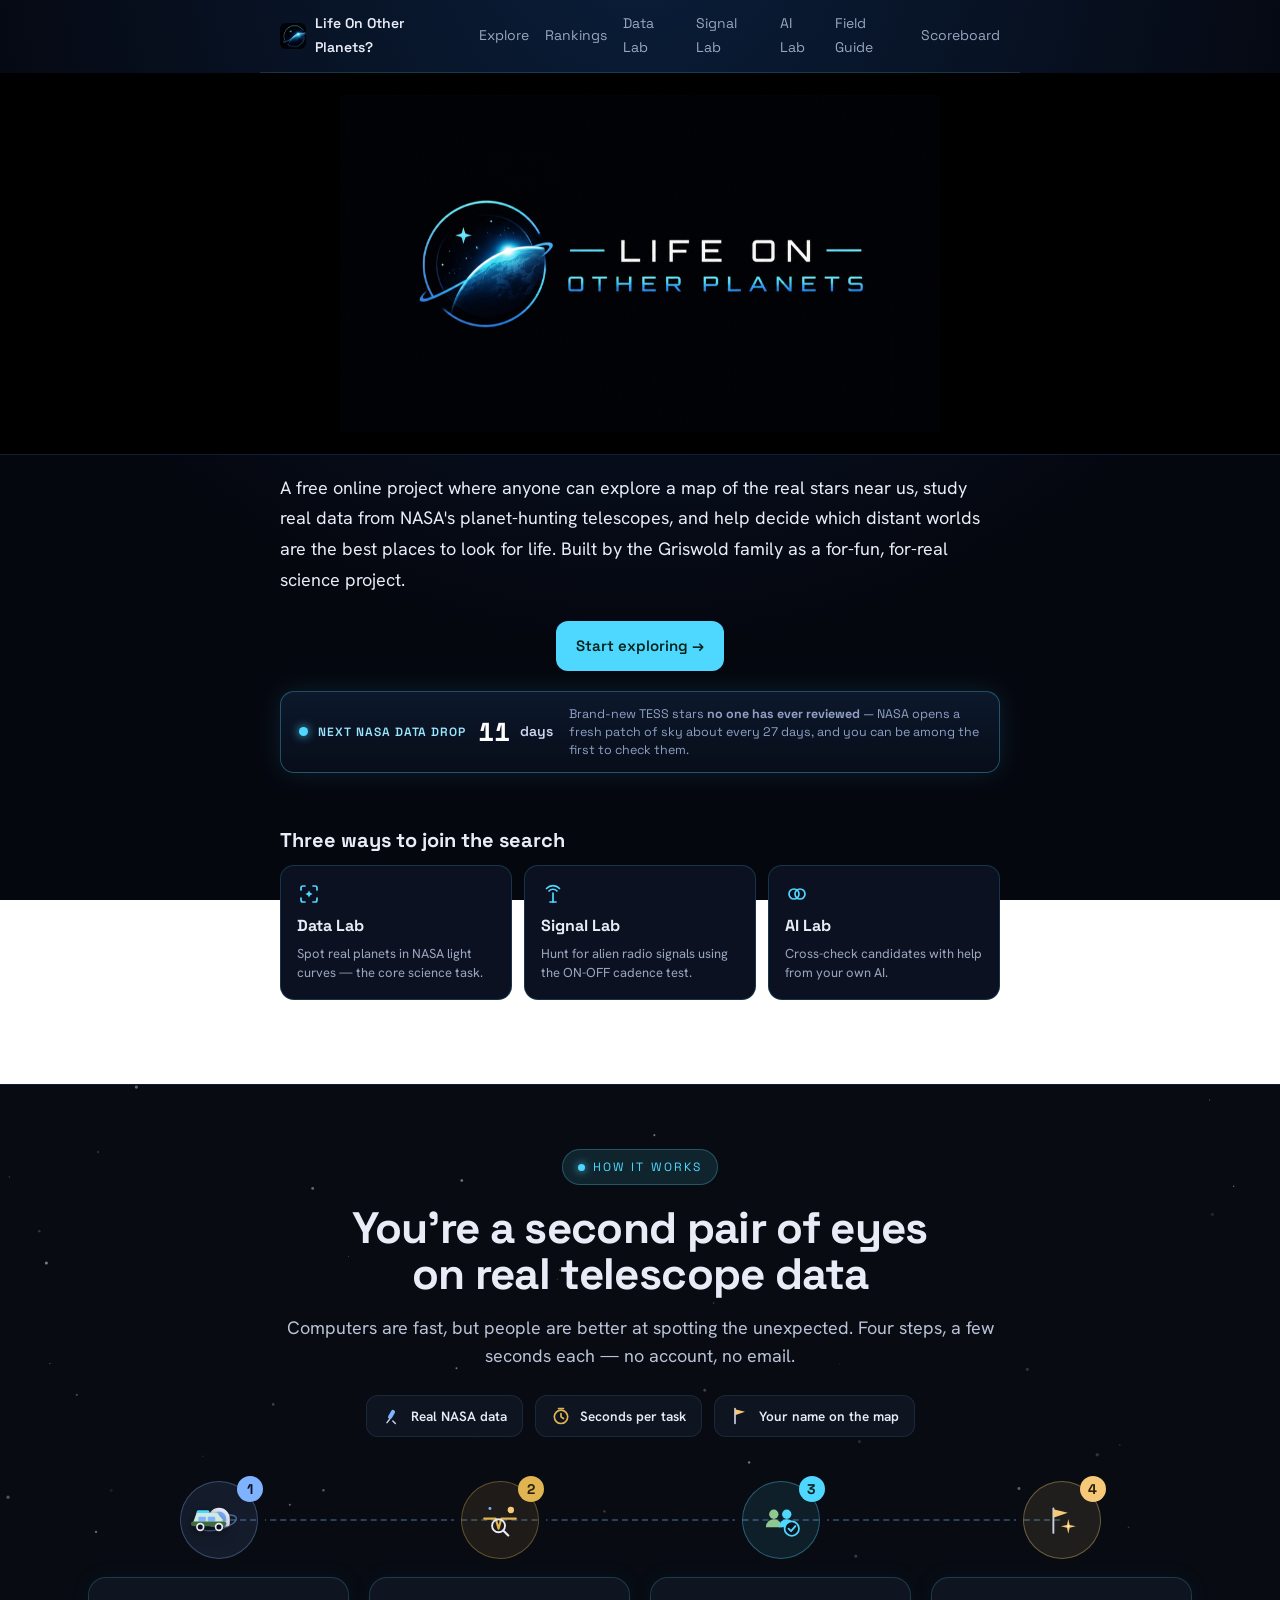
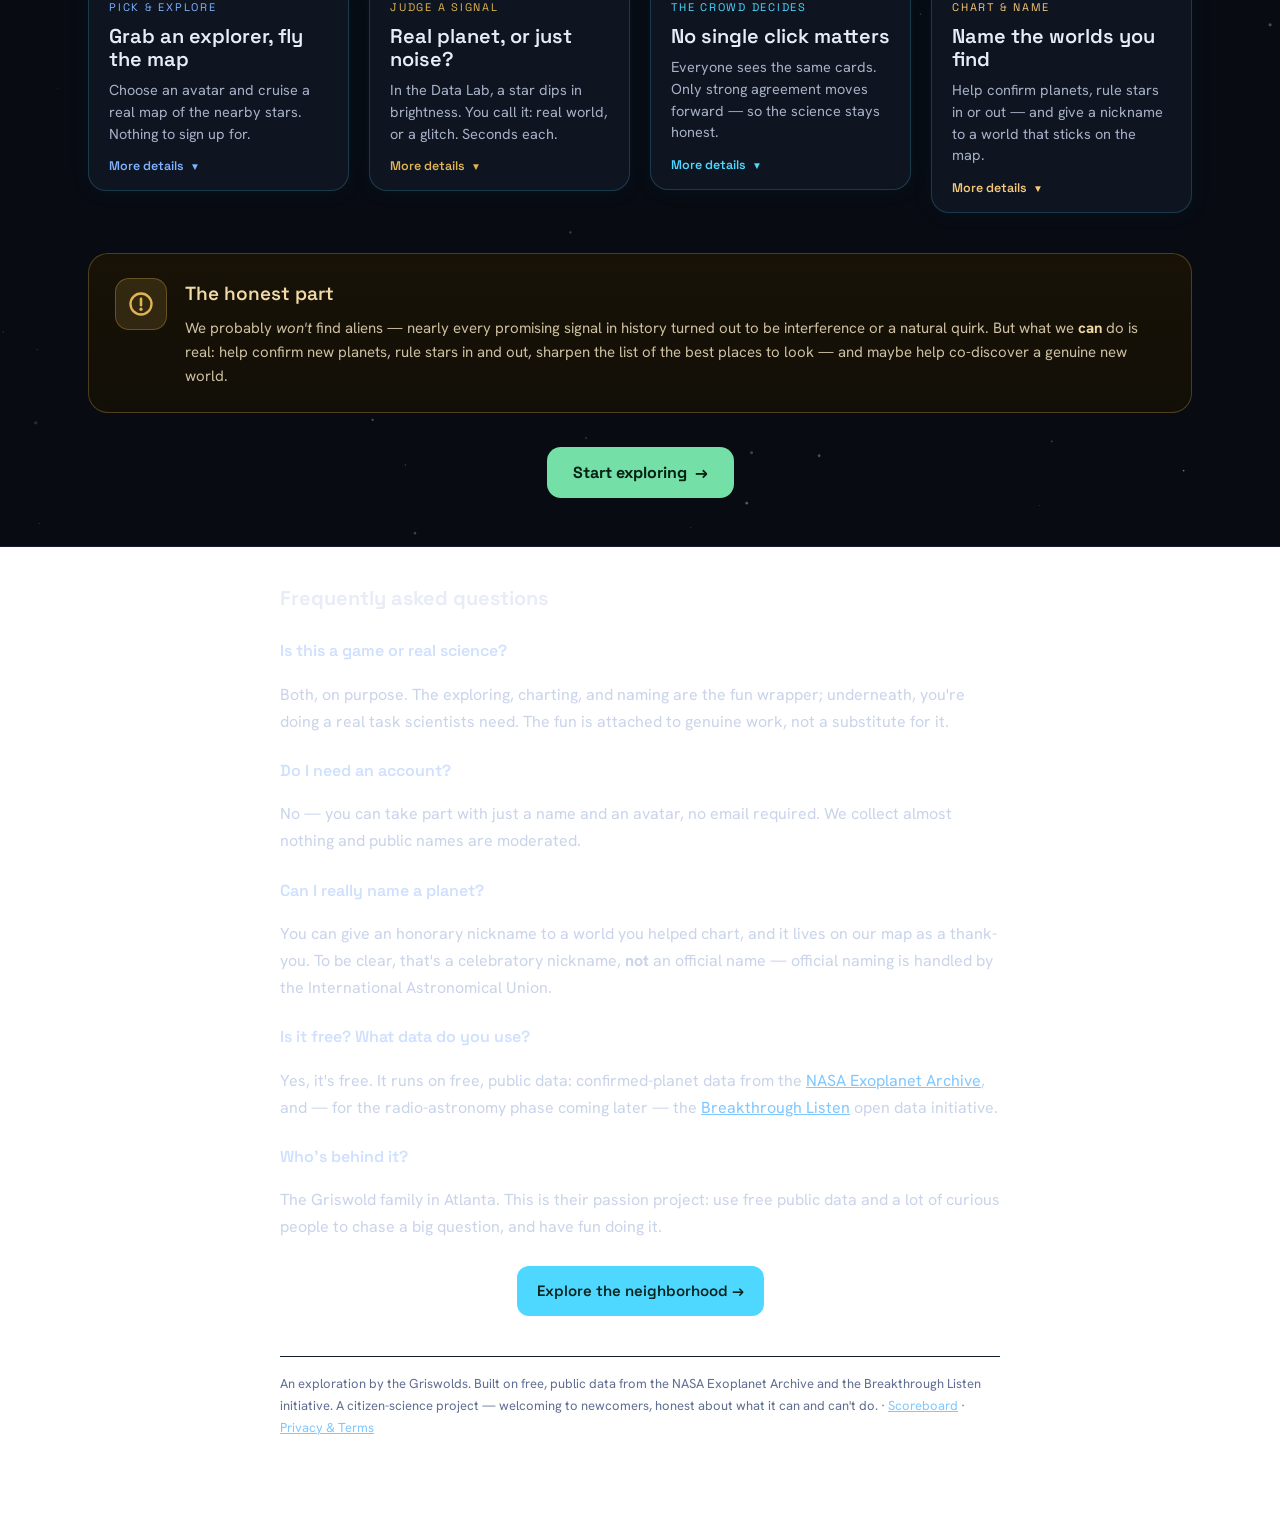
<file: index.html>
<!DOCTYPE html>
<html lang="en">
<head>
<meta charset="utf-8">
<meta name="viewport" content="width=device-width, initial-scale=1">
<title>Life On Other Planets? — The Search</title>
<meta name="description" content="A free, family-built citizen-science project that uses real NASA data to hunt for the most promising places for life beyond Earth — and lets you help.">
<link rel="icon" href="assets/app-icon.svg" type="image/svg+xml">
<meta property="og:title" content="Life On Other Planets? — The Search">
<meta property="og:description" content="Use real NASA data to help find the most promising worlds for life. Explore the stellar neighborhood, vet real telescope data, and join the search.">
<meta property="og:type" content="website">
<meta property="og:url" content="https://lifeonotherplanets.space/">
<meta property="og:image" content="https://lifeonotherplanets.space/assets/app-icon.svg">
<meta name="twitter:card" content="summary">
<link rel="preconnect" href="https://fonts.googleapis.com">
<link rel="preconnect" href="https://fonts.gstatic.com" crossorigin>
<link href="https://fonts.googleapis.com/css2?family=Fredoka:wght@500;600;700&family=Space+Grotesk:wght@500;600;700&family=Hanken+Grotesk:wght@400;500;600;700&display=swap" rel="stylesheet">
<style>
  * { box-sizing:border-box; }
  body { margin:0; background:#05070f; color:#e8ecf6; font-family:"Hanken Grotesk",-apple-system,sans-serif; line-height:1.7; }
  nav { display:flex; gap:16px; align-items:center; max-width:760px; margin:0 auto; padding:12px 20px; font-family:"Space Grotesk",sans-serif; font-size:14px; }
  nav a { text-decoration:none; color:#9aa6bf; }
  nav a.brand { color:#e8ecf6; font-weight:600; margin-right:auto; }
  .wrap { max-width:760px; margin:0 auto; padding:0 20px 80px; }
  .wrap.top { padding-bottom:8px; }
  header.hero { margin:0; padding:22px 20px 22px; background:#000; border-bottom:1px solid #131c33; }
  header.hero img { max-width:600px; width:100%; height:auto; display:block; margin:0 auto; }
  h2 { font-family:"Space Grotesk",sans-serif; font-weight:700; font-size:20px; margin:34px 0 8px; }
  h3 { font-family:"Space Grotesk",sans-serif; font-weight:600; font-size:16px; margin:22px 0 4px; color:#cfe0ff; }
  p { color:#c9d3ea; }
  .lede { font-size:18px; color:#e8ecf6; }
  a { color:#7fb2ff; }
  .cta { display:flex; gap:12px; flex-wrap:wrap; justify-content:center; margin:26px 0 6px; }
  .cta a { font-family:"Space Grotesk",sans-serif; font-weight:600; font-size:15px; text-decoration:none; padding:12px 20px; border-radius:12px; }
  .cta .play { background:#4fd8ff; color:#05231b; }
  .cta .index { background:#16203a; color:#dbe4fb; border:1px solid #29365a; }
  .tess-countdown { display:flex; align-items:center; gap:10px; flex-wrap:wrap; margin-top:20px; padding:13px 18px; border-radius:14px; background:linear-gradient(180deg,rgba(13,26,46,.92),rgba(8,14,26,.92)); border:1px solid rgba(79,216,255,.32); box-shadow:0 0 26px rgba(79,216,255,.12); font-family:"Space Grotesk",sans-serif; }
  .tess-countdown .tc-dot { width:9px; height:9px; border-radius:50%; background:#4fd8ff; box-shadow:0 0 10px #4fd8ff; animation:tcpulse 1.8s ease-in-out infinite; flex:0 0 auto; }
  .tess-countdown .tc-lab { font-size:12px; letter-spacing:.08em; text-transform:uppercase; color:#9be7ff; font-weight:600; }
  .tess-countdown .tc-num { font-size:26px; font-weight:700; color:#fff; font-variant-numeric:tabular-nums; margin-left:2px; }
  .tess-countdown .tc-unit { font-size:14px; color:#cdd7ee; font-weight:600; margin-right:6px; }
  .tess-countdown .tc-sub { flex:1 1 240px; font-size:12.5px; color:#8fa0c4; line-height:1.45; }
  @keyframes tcpulse { 0%,100%{ opacity:1; transform:scale(1);} 50%{ opacity:.4; transform:scale(.72);} }
  @media (prefers-reduced-motion:reduce){ .tess-countdown .tc-dot{ animation:none; } }
  .foot { color:#5f6e92; font-size:13px; margin-top:40px; border-top:1px solid #131c33; padding-top:16px; }

  /* ===== How It Works (design handoff — 4-step flow) ===== */
  @keyframes trek { 0% { left:8%; } 100% { left:84%; } }
  @keyframes drivebob { 0%,100% { transform:translateY(0); } 50% { transform:translateY(-2px); } }
  .hiw { position:relative; overflow:hidden; background:#080b12; font-family:'Hanken Grotesk',sans-serif; padding:0 0 8px; border-top:1px solid #131c33; border-bottom:1px solid #131c33; }
  .hiw-stars { position:absolute; inset:0; width:100%; height:100%; opacity:0.7; }
  .hiw-inner { position:relative; max-width:1160px; margin:0 auto; padding:64px 28px 40px; }
  .hiw-card { transition:transform .15s ease, border-color .15s ease; }
  .hiw-card:hover { transform:translateY(-3px); border-color:rgba(127,178,255,0.22) !important; }
  .hiw-toggle { display:flex; align-items:center; gap:6px; background:none; border:none; padding:0; cursor:pointer; font:600 12.5px 'Space Grotesk'; }
  .hiw-detail[hidden] { display:none; }
  .hiw-cta-primary { background:#74dfa6; color:#052015 !important; }
  .hiw-cta-primary:hover { background:#8bead6; }
  .hiw-cta-secondary { background:#141c2e; color:#e8ecf6 !important; border:1px solid rgba(127,178,255,0.22); }
  .hiw-cta-secondary:hover { border-color:rgba(127,178,255,0.5); }
  @media (prefers-reduced-motion: reduce) {
    .hiw-truckster { animation:none !important; }
    .hiw-truckster svg { animation:none !important; }
  }
  @media (max-width:720px) {
    .hiw-steps-row { flex-direction:column; align-items:stretch !important; }
    .hiw-trail, .hiw-truckster { display:none; }
    .hiw h2.hiw-title { font-size:32px !important; }
  }
  .stations{ display:grid; grid-template-columns:repeat(auto-fit,minmax(210px,1fr)); gap:12px; margin:8px 0 4px; }
  .station{ display:flex; flex-direction:column; gap:6px; padding:16px; border-radius:14px; background:#0b1120; border:1px solid rgba(79,216,255,.18); text-decoration:none; transition:transform .12s ease, border-color .12s ease; }
  .station:hover{ transform:translateY(-3px); border-color:rgba(79,216,255,.5); box-shadow:0 0 22px rgba(79,216,255,.12); }
  .station .si{ font-size:24px; color:#4fd8ff; line-height:0; }
  .station b{ color:#e8ecf6; font-family:"Space Grotesk",sans-serif; font-size:16px; }
  .station .sd{ color:#9aa6bf; font-size:13px; line-height:1.45; }
</style>
<link rel="stylesheet" href="theme-mc.css">
<script src="icons.js" defer></script>
</head>
<body>
<nav>
  <a class="brand" href="index.html">Life On Other Planets?</a>
  <a href="play.html">Explore</a>
  <a href="rankings.html">Rankings</a>
  <a href="vet.html">Data Lab</a> <a href="seti.html">Signal Lab</a> <a href="relay.html">AI Lab</a>
  <a href="guide.html">Field Guide</a>
  <a href="scoreboard.html">Scoreboard</a>
</nav>
<header class="hero">
  <img src="assets/logo-lop.png" alt="Life On Other Planets?" width="600" height="337">
</header>
<div class="wrap top">
  <p class="lede">A free online project where anyone can explore a map of the real stars near us, study real data from NASA's planet-hunting telescopes, and help decide which distant worlds are the best places to look for life. Built by the Griswold family as a for-fun, for-real science project.</p>

  <div class="cta">
    <a class="play" href="play.html">Start exploring →</a>
  </div>
  <div id="tessCountdown" class="tess-countdown"></div>
</div>

<div class="wrap" style="padding-top:8px;">
  <h2>Three ways to join the search</h2>
  <div class="stations">
    <a class="station" href="vet.html"><span class="si"><i class="ico" data-i="scan"></i></span><b>Data Lab</b><span class="sd">Spot real planets in NASA light curves — the core science task.</span></a>
    <a class="station" href="seti.html"><span class="si"><i class="ico" data-i="signal"></i></span><b>Signal Lab</b><span class="sd">Hunt for alien radio signals using the ON-OFF cadence test.</span></a>
    <a class="station" href="relay.html"><span class="si"><i class="ico" data-i="together"></i></span><b>AI Lab</b><span class="sd">Cross-check candidates with help from your own AI.</span></a>
  </div>
</div>

<!-- ===== How It Works: 4-step visual flow (design handoff) ===== -->
<section class="hiw">
  <svg id="hiw-stars" class="hiw-stars" viewBox="0 0 1400 900" preserveAspectRatio="xMidYMid slice" aria-hidden="true"></svg>
  <div class="hiw-inner">

    <!-- header -->
    <div style="text-align:center;max-width:760px;margin:0 auto;">
      <div style="display:inline-flex;align-items:center;gap:8px;background:rgba(79,216,255,0.12);border:1px solid rgba(79,216,255,0.28);border-radius:999px;padding:7px 15px;margin-bottom:20px;">
        <span style="width:7px;height:7px;border-radius:50%;background:#4fd8ff;box-shadow:0 0 8px #4fd8ff;"></span>
        <span style="font-family:'Space Grotesk';font-size:12px;letter-spacing:0.18em;text-transform:uppercase;color:#4fd8ff;">How it works</span>
      </div>
      <h2 class="hiw-title" style="font-family:'Space Grotesk';font-weight:700;font-size:44px;line-height:1.05;letter-spacing:-0.015em;color:#e8ecf6;margin:0 0 16px;">You're a second pair of eyes<br>on real telescope data</h2>
      <p style="font-size:18px;line-height:1.55;color:#b9c2d6;margin:0;">Computers are fast, but people are better at spotting the unexpected. Four steps, a few seconds each — no account, no email.</p>
    </div>

    <!-- why chips -->
    <div style="display:flex;justify-content:center;gap:12px;flex-wrap:wrap;margin:26px 0 8px;">
      <div style="display:flex;align-items:center;gap:9px;background:#0e1420;border:1px solid rgba(127,178,255,0.12);border-radius:12px;padding:10px 15px;">
        <svg viewBox="0 0 24 24" style="width:20px;height:20px;flex:none;"><rect x="9" y="4" width="5" height="12" rx="2.5" fill="#7fb2ff" transform="rotate(30 11 10)"></rect><path d="M9 16 l-3 4 M13 18 l3 3" stroke="#c7d0e4" stroke-width="1.8" stroke-linecap="round"></path></svg>
        <span style="font:600 13.5px 'Hanken Grotesk';color:#e8ecf6;">Real NASA data</span>
      </div>
      <div style="display:flex;align-items:center;gap:9px;background:#0e1420;border:1px solid rgba(127,178,255,0.12);border-radius:12px;padding:10px 15px;">
        <svg viewBox="0 0 24 24" style="width:20px;height:20px;flex:none;"><circle cx="12" cy="13" r="8" fill="none" stroke="#e0b451" stroke-width="2"></circle><path d="M12 13 V9 M12 13 l3 2" stroke="#e0b451" stroke-width="2" stroke-linecap="round"></path><path d="M9 3 h6" stroke="#e0b451" stroke-width="2" stroke-linecap="round"></path></svg>
        <span style="font:600 13.5px 'Hanken Grotesk';color:#e8ecf6;">Seconds per task</span>
      </div>
      <div style="display:flex;align-items:center;gap:9px;background:#0e1420;border:1px solid rgba(127,178,255,0.12);border-radius:12px;padding:10px 15px;">
        <svg viewBox="0 0 24 24" style="width:20px;height:20px;flex:none;"><path d="M6 3 v18" stroke="#c7d0e4" stroke-width="2" stroke-linecap="round"></path><path d="M6 4 L18 7 L6 11 Z" fill="#f5c977"></path></svg>
        <span style="font:600 13.5px 'Hanken Grotesk';color:#e8ecf6;">Your name on the map</span>
      </div>
    </div>

    <!-- steps -->
    <div style="position:relative;margin-top:44px;">
      <!-- trail line -->
      <div class="hiw-trail" style="position:absolute;top:38px;left:12%;right:12%;height:0;border-top:2px dashed rgba(127,178,255,0.30);z-index:1;"></div>
      <!-- truckster on trail -->
      <div class="hiw-truckster" style="position:absolute;top:14px;left:8%;z-index:3;animation:trek 9s ease-in-out infinite alternate;">
        <svg viewBox="0 0 60 40" style="width:56px;height:38px;filter:drop-shadow(0 3px 6px rgba(0,0,0,0.5));animation:drivebob 1.3s ease-in-out infinite;">
          <rect x="22" y="16" width="14" height="7" rx="2" fill="#4fd8ff"></rect>
          <path d="M18 30 l4 -11 h22 l6 7 v4 z" fill="#cfe9df"></path>
          <rect x="24" y="23" width="8" height="5" rx="1" fill="#7fb2ff"></rect>
          <rect x="34" y="23" width="8" height="5" rx="1" fill="#7fb2ff"></rect>
          <rect x="16" y="28" width="38" height="5" rx="2.5" fill="#3f6b3f"></rect>
          <circle cx="26" cy="34" r="3.6" fill="#0a0f1c" stroke="#e8ecf6" stroke-width="1.8"></circle>
          <circle cx="46" cy="34" r="3.6" fill="#0a0f1c" stroke="#e8ecf6" stroke-width="1.8"></circle>
        </svg>
      </div>

      <div class="hiw-steps-row" style="display:flex;gap:20px;align-items:flex-start;">

        <!-- STEP 1 -->
        <div style="flex:1;min-width:0;display:flex;flex-direction:column;align-items:center;">
          <div style="position:relative;width:78px;height:78px;border-radius:50%;background:rgba(127,178,255,0.10);border:1.5px solid rgba(127,178,255,0.32);display:flex;align-items:center;justify-content:center;z-index:2;box-shadow:0 0 0 7px #080b12;">
            <svg viewBox="0 0 64 64" style="width:46px;height:46px;">
              <ellipse cx="32" cy="36" rx="25" ry="9" fill="none" stroke="#7fb2ff" stroke-width="2" opacity="0.5" transform="rotate(-16 32 36)"></ellipse>
              <path d="M17 30 a15 15 0 0 1 30 0 v7 a4 4 0 0 1 -4 4 h-22 a4 4 0 0 1 -4 -4 z" fill="#e8ecf6"></path>
              <path d="M22 30 a10 10 0 0 1 20 0 v4 h-20 z" fill="#7fb2ff"></path>
              <ellipse cx="28" cy="26" rx="3.6" ry="4.8" fill="#dcecff" opacity="0.85"></ellipse>
            </svg>
            <span style="position:absolute;top:-6px;right:-6px;width:26px;height:26px;border-radius:50%;background:#7fb2ff;color:#08111f;font:700 14px/26px 'Space Grotesk';text-align:center;">1</span>
          </div>
          <div class="hiw-card" style="margin-top:18px;background:#0e1420;border:1px solid rgba(127,178,255,0.10);border-radius:18px;padding:20px 20px 16px;width:100%;">
            <div style="font-family:'Space Grotesk';font-size:11px;letter-spacing:0.16em;text-transform:uppercase;color:#7fb2ff;margin-bottom:8px;">Pick &amp; explore</div>
            <div style="font-family:'Space Grotesk';font-weight:600;font-size:20px;line-height:1.15;color:#e8ecf6;margin-bottom:8px;">Grab an explorer, fly the map</div>
            <div style="font-size:14.5px;line-height:1.5;color:#a7b1c6;">Choose an avatar and cruise a real map of the nearby stars. Nothing to sign up for.</div>
            <button class="hiw-toggle" style="margin-top:14px;color:#7fb2ff;" aria-expanded="false" onclick="hiwToggle(this)">
              <span>More details</span><span class="caret" style="font-size:10px;">▼</span>
            </button>
            <div class="hiw-detail" hidden style="margin-top:12px;padding-top:12px;border-top:1px solid rgba(127,178,255,0.10);font-size:13.5px;line-height:1.55;color:#98a4bd;">You explore star systems on a real map of the neighborhood — the same confirmed worlds NASA has catalogued, colour-coded by how promising they look for life.</div>
          </div>
        </div>

        <!-- STEP 2 -->
        <div style="flex:1;min-width:0;display:flex;flex-direction:column;align-items:center;">
          <div style="position:relative;width:78px;height:78px;border-radius:50%;background:rgba(224,180,81,0.10);border:1.5px solid rgba(224,180,81,0.34);display:flex;align-items:center;justify-content:center;z-index:2;box-shadow:0 0 0 7px #080b12;">
            <svg viewBox="0 0 64 64" style="width:46px;height:46px;">
              <circle cx="47" cy="18" r="4.5" fill="#f5c977"></circle>
              <circle cx="18" cy="16" r="2" fill="#7fb2ff"></circle>
              <path d="M10 30 H26 L30 44 L34 30 H54" fill="none" stroke="#e0b451" stroke-width="3" stroke-linecap="round" stroke-linejoin="round"></path>
              <circle cx="30" cy="40" r="9" fill="none" stroke="#e8ecf6" stroke-width="2.6"></circle>
              <path d="M36.5 46.5 l7 7" stroke="#e8ecf6" stroke-width="3" stroke-linecap="round"></path>
            </svg>
            <span style="position:absolute;top:-6px;right:-6px;width:26px;height:26px;border-radius:50%;background:#e0b451;color:#2a1e07;font:700 14px/26px 'Space Grotesk';text-align:center;">2</span>
          </div>
          <div class="hiw-card" style="margin-top:18px;background:#0e1420;border:1px solid rgba(127,178,255,0.10);border-radius:18px;padding:20px 20px 16px;width:100%;">
            <div style="font-family:'Space Grotesk';font-size:11px;letter-spacing:0.16em;text-transform:uppercase;color:#e0b451;margin-bottom:8px;">Judge a signal</div>
            <div style="font-family:'Space Grotesk';font-weight:600;font-size:20px;line-height:1.15;color:#e8ecf6;margin-bottom:8px;">Real planet, or just noise?</div>
            <div style="font-size:14.5px;line-height:1.5;color:#a7b1c6;">In the Data Lab, a star dips in brightness. You call it: real world, or a glitch. Seconds each.</div>
            <button class="hiw-toggle" style="margin-top:14px;color:#e0b451;" aria-expanded="false" onclick="hiwToggle(this)">
              <span>More details</span><span class="caret" style="font-size:10px;">▼</span>
            </button>
            <div class="hiw-detail" hidden style="margin-top:12px;padding-top:12px;border-top:1px solid rgba(127,178,255,0.10);font-size:13.5px;line-height:1.55;color:#98a4bd;">When a planet passes in front of its star, the star dims by a whisper. Software flags many dips automatically — but misses real ones and trips over fakes. You judge whether a small repeating dip is a real planet, or just noise, a glitch, or two stars eclipsing each other.</div>
          </div>
        </div>

        <!-- STEP 3 -->
        <div style="flex:1;min-width:0;display:flex;flex-direction:column;align-items:center;">
          <div style="position:relative;width:78px;height:78px;border-radius:50%;background:rgba(79,216,255,0.10);border:1.5px solid rgba(79,216,255,0.34);display:flex;align-items:center;justify-content:center;z-index:2;box-shadow:0 0 0 7px #080b12;">
            <svg viewBox="0 0 64 64" style="width:46px;height:46px;">
              <circle cx="22" cy="24" r="6.5" fill="#8fc98f"></circle><path d="M11 42 a11 11 0 0 1 22 0z" fill="#8fc98f"></path>
              <circle cx="40" cy="24" r="6.5" fill="#4fd8ff"></circle><path d="M29 42 a11 11 0 0 1 22 0z" fill="#4fd8ff"></path>
              <circle cx="47" cy="44" r="10" fill="#0e1420" stroke="#4fd8ff" stroke-width="2.4"></circle>
              <path d="M42.5 44 l3.5 3.5 l6 -7" fill="none" stroke="#4fd8ff" stroke-width="2.6" stroke-linecap="round" stroke-linejoin="round"></path>
            </svg>
            <span style="position:absolute;top:-6px;right:-6px;width:26px;height:26px;border-radius:50%;background:#4fd8ff;color:#062018;font:700 14px/26px 'Space Grotesk';text-align:center;">3</span>
          </div>
          <div class="hiw-card" style="margin-top:18px;background:#0e1420;border:1px solid rgba(127,178,255,0.10);border-radius:18px;padding:20px 20px 16px;width:100%;">
            <div style="font-family:'Space Grotesk';font-size:11px;letter-spacing:0.16em;text-transform:uppercase;color:#4fd8ff;margin-bottom:8px;">The crowd decides</div>
            <div style="font-family:'Space Grotesk';font-weight:600;font-size:20px;line-height:1.15;color:#e8ecf6;margin-bottom:8px;">No single click matters</div>
            <div style="font-size:14.5px;line-height:1.5;color:#a7b1c6;">Everyone sees the same cards. Only strong agreement moves forward — so the science stays honest.</div>
            <button class="hiw-toggle" style="margin-top:14px;color:#4fd8ff;" aria-expanded="false" onclick="hiwToggle(this)">
              <span>More details</span><span class="caret" style="font-size:10px;">▼</span>
            </button>
            <div class="hiw-detail" hidden style="margin-top:12px;padding-top:12px;border-top:1px solid rgba(127,178,255,0.10);font-size:13.5px;line-height:1.55;color:#98a4bd;">Mixed into the real data are cards where we already know the answer, so we can measure how accurate each player is. We even hide artificial planet signals to check what fraction the crowd catches — and we publish those numbers so you can see it working.</div>
          </div>
        </div>

        <!-- STEP 4 -->
        <div style="flex:1;min-width:0;display:flex;flex-direction:column;align-items:center;">
          <div style="position:relative;width:78px;height:78px;border-radius:50%;background:rgba(245,201,119,0.10);border:1.5px solid rgba(245,201,119,0.36);display:flex;align-items:center;justify-content:center;z-index:2;box-shadow:0 0 0 7px #080b12;">
            <svg viewBox="0 0 64 64" style="width:46px;height:46px;">
              <path d="M20 16 L20 50" stroke="#c7d0e4" stroke-width="2.6" stroke-linecap="round"></path>
              <path d="M20 17 L40 22 L20 29 Z" fill="#f5c977"></path>
              <g transform="translate(30 30) scale(0.9)">
                <path d="M12 0.5 L14.1 9.9 L23.5 12 L14.1 14.1 L12 23.5 L9.9 14.1 L0.5 12 L9.9 9.9 Z" fill="#f5c977"></path>
                <circle cx="12" cy="12" r="1.7" fill="#fffaf0"></circle>
              </g>
            </svg>
            <span style="position:absolute;top:-6px;right:-6px;width:26px;height:26px;border-radius:50%;background:#f5c977;color:#2a1e07;font:700 14px/26px 'Space Grotesk';text-align:center;">4</span>
          </div>
          <div class="hiw-card" style="margin-top:18px;background:#0e1420;border:1px solid rgba(127,178,255,0.10);border-radius:18px;padding:20px 20px 16px;width:100%;">
            <div style="font-family:'Space Grotesk';font-size:11px;letter-spacing:0.16em;text-transform:uppercase;color:#f5c977;margin-bottom:8px;">Chart &amp; name</div>
            <div style="font-family:'Space Grotesk';font-weight:600;font-size:20px;line-height:1.15;color:#e8ecf6;margin-bottom:8px;">Name the worlds you find</div>
            <div style="font-size:14.5px;line-height:1.5;color:#a7b1c6;">Help confirm planets, rule stars in or out — and give a nickname to a world that sticks on the map.</div>
            <button class="hiw-toggle" style="margin-top:14px;color:#f5c977;" aria-expanded="false" onclick="hiwToggle(this)">
              <span>More details</span><span class="caret" style="font-size:10px;">▼</span>
            </button>
            <div class="hiw-detail" hidden style="margin-top:12px;padding-top:12px;border-top:1px solid rgba(127,178,255,0.10);font-size:13.5px;line-height:1.55;color:#98a4bd;">Give an honorary nickname to a world you helped chart and it lives on our map as a thank-you. (That's a celebratory nickname, not an official name — official naming is handled by the International Astronomical Union.)</div>
          </div>
        </div>

      </div>
    </div>

    <!-- honest part -->
    <div style="margin-top:40px;display:flex;gap:18px;align-items:flex-start;background:linear-gradient(180deg,#181206 0%,#120f08 100%);border:1px solid rgba(224,180,81,0.28);border-radius:20px;padding:24px 26px;">
      <div style="width:52px;height:52px;flex:none;border-radius:14px;background:rgba(224,180,81,0.14);border:1px solid rgba(224,180,81,0.30);display:flex;align-items:center;justify-content:center;">
        <svg viewBox="0 0 24 24" style="width:28px;height:28px;"><circle cx="12" cy="12" r="9" fill="none" stroke="#e0b451" stroke-width="2"></circle><path d="M12 7.5 v5.5" stroke="#e0b451" stroke-width="2.2" stroke-linecap="round"></path><circle cx="12" cy="16.5" r="1.4" fill="#e0b451"></circle></svg>
      </div>
      <div>
        <div style="font-family:'Space Grotesk';font-weight:600;font-size:19px;color:#f0d9a4;margin-bottom:6px;">The honest part</div>
        <div style="font-size:15px;line-height:1.6;color:#cdbf9f;">We probably <em>won't</em> find aliens — nearly every promising signal in history turned out to be interference or a natural quirk. But what we <strong style="color:#f0d9a4;">can</strong> do is real: help confirm new planets, rule stars in and out, sharpen the list of the best places to look — and maybe help co-discover a genuine new world.</div>
      </div>
    </div>

    <!-- CTA -->
    <div style="display:flex;gap:14px;justify-content:center;flex-wrap:wrap;margin-top:34px;">
      <a href="play.html" class="hiw-cta-primary" style="display:inline-flex;align-items:center;gap:8px;font:700 16px 'Space Grotesk';padding:15px 26px;border-radius:14px;text-decoration:none;">Start exploring <span>→</span></a>
    </div>

  </div>
</section>

<div class="wrap">
  <h2>Frequently asked questions</h2>

  <h3>Is this a game or real science?</h3>
  <p>Both, on purpose. The exploring, charting, and naming are the fun wrapper; underneath, you're doing a real task scientists need. The fun is attached to genuine work, not a substitute for it.</p>

  <h3>Do I need an account?</h3>
  <p>No — you can take part with just a name and an avatar, no email required. We collect almost nothing and public names are moderated.</p>

  <h3>Can I really name a planet?</h3>
  <p>You can give an honorary nickname to a world you helped chart, and it lives on our map as a thank-you. To be clear, that's a celebratory nickname, <b>not</b> an official name — official naming is handled by the International Astronomical Union.</p>

  <h3>Is it free? What data do you use?</h3>
  <p>Yes, it's free. It runs on free, public data: confirmed-planet data from the <a href="https://exoplanetarchive.ipac.caltech.edu/">NASA Exoplanet Archive</a>, and — for the radio-astronomy phase coming later — the <a href="https://seti.berkeley.edu/listen/">Breakthrough Listen</a> open data initiative.</p>

  <h3>Who's behind it?</h3>
  <p>The Griswold family in Atlanta. This is their passion project: use free public data and a lot of curious people to chase a big question, and have fun doing it.</p>

  <div class="cta">
    <a class="play" href="play.html">Explore the neighborhood →</a>
  </div>

  <p class="foot">An exploration by the Griswolds. Built on free, public data from the NASA Exoplanet Archive and the Breakthrough Listen initiative. A citizen-science project — welcoming to newcomers, honest about what it can and can't do. · <a href="scoreboard.html">Scoreboard</a> · <a href="privacy.html">Privacy &amp; Terms</a></p>
</div>

<script>
  // Per-step accordion toggle (independent open/close)
  function nextTessDays(){ var now=new Date(), d=now.getUTCDate(), dim=new Date(Date.UTC(now.getUTCFullYear(),now.getUTCMonth()+1,0)).getUTCDate(), days=[1,15,29]; for(var i=0;i<days.length;i++){ if(days[i]>d) return days[i]-d; } return (dim-d)+1; }
  (function(){ var el=document.getElementById('tessCountdown'); if(!el)return; var d=nextTessDays();
    el.innerHTML='<span class="tc-dot"></span><span class="tc-lab">Next NASA data drop</span>'+
      '<b class="tc-num">'+d+'</b><span class="tc-unit">day'+(d===1?'':'s')+'</span>'+
      '<span class="tc-sub">Brand-new TESS stars <b>no one has ever reviewed</b> — NASA opens a fresh patch of sky about every 27 days, and you can be among the first to check them.</span>'; })();
  function hiwToggle(btn){
    var card = btn.closest('.hiw-card');
    var detail = card.querySelector('.hiw-detail');
    var caret = btn.querySelector('.caret');
    var open = detail.hasAttribute('hidden');
    if(open){ detail.removeAttribute('hidden'); caret.textContent='▲'; btn.setAttribute('aria-expanded','true'); }
    else { detail.setAttribute('hidden',''); caret.textContent='▼'; btn.setAttribute('aria-expanded','false'); }
  }
  // Scattered starfield behind the section (same seed as the design)
  (function(){
    var svg = document.getElementById('hiw-stars');
    if(!svg) return;
    var s = 77123;
    function rnd(){ s = (s*9301 + 49297) % 233280; return s/233280; }
    var out = '';
    for(var i=0;i<90;i++){
      var cx=(rnd()*1400).toFixed(1), cy=(rnd()*900).toFixed(1), r=(rnd()*1.2+0.3).toFixed(2), o=(rnd()*0.6+0.12).toFixed(2);
      out += '<circle cx="'+cx+'" cy="'+cy+'" r="'+r+'" fill="#e8ecf6" opacity="'+o+'"></circle>';
    }
    svg.innerHTML = out;
  })();
</script>
<script src="nav-menu.js" defer></script>
</body>
</html>
</file>
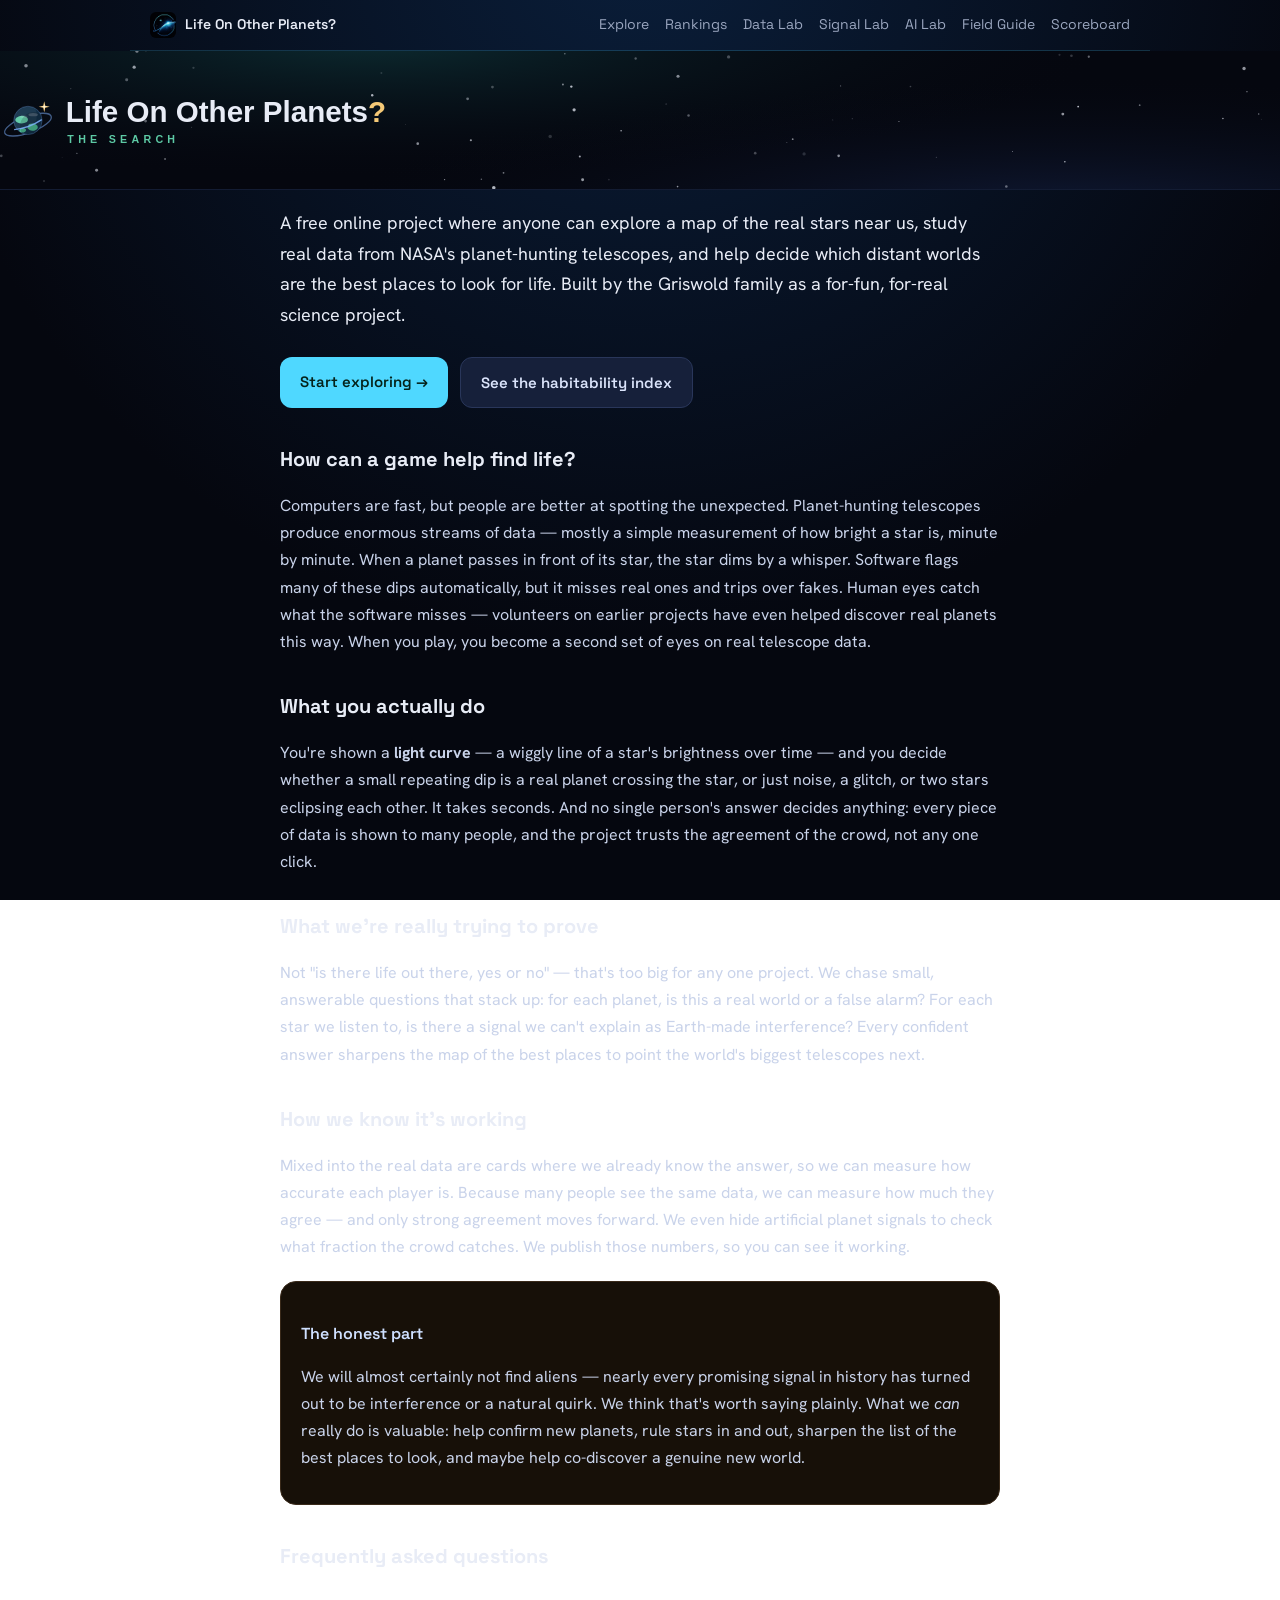
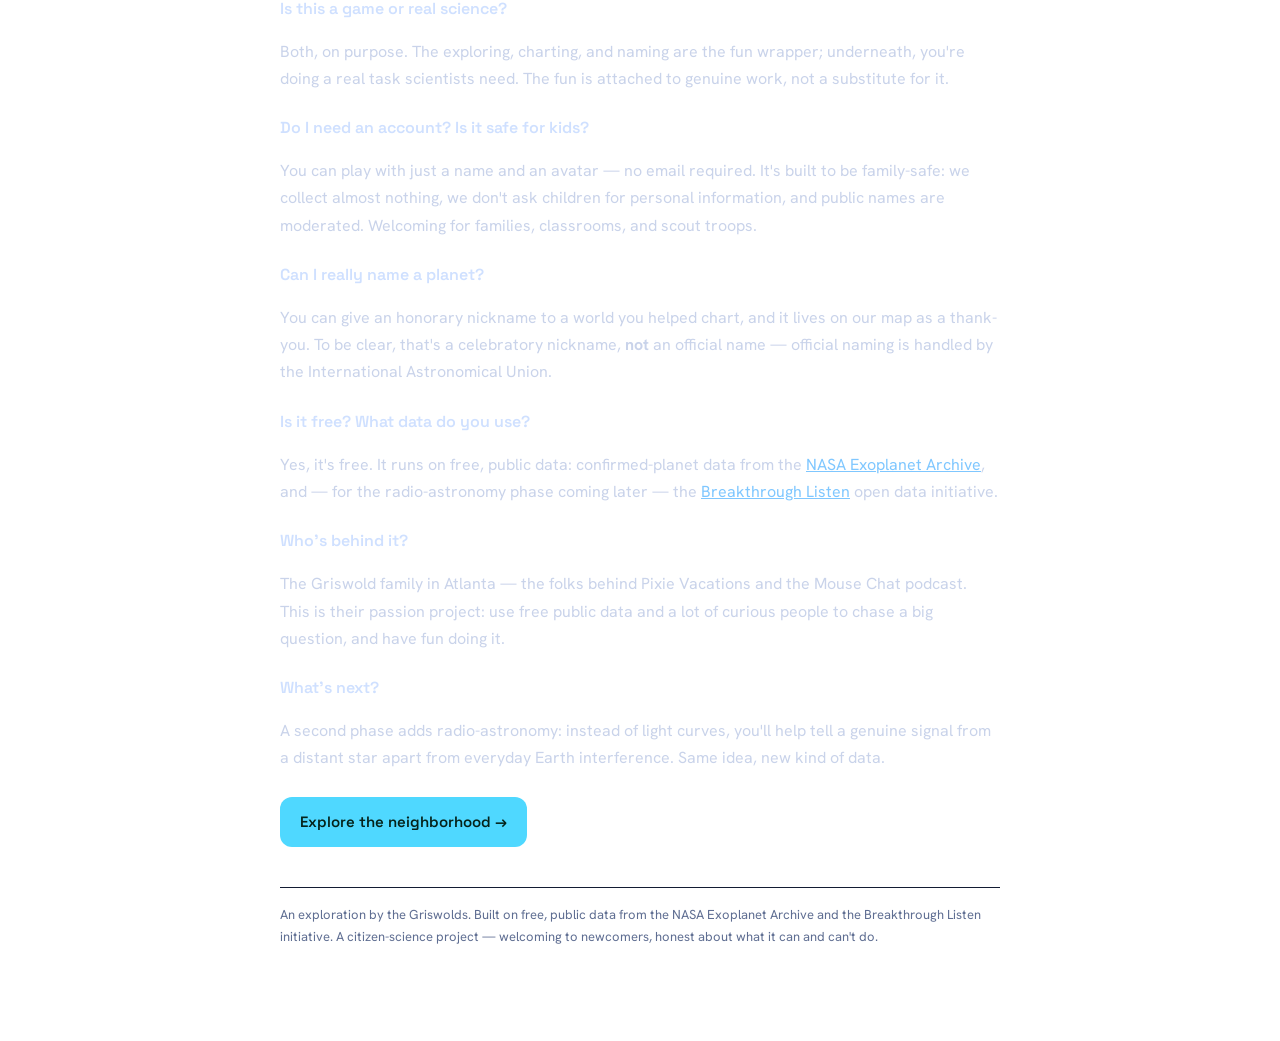
<file: about.html>
<!DOCTYPE html>
<html lang="en">
<head>
<meta charset="utf-8">
<meta name="viewport" content="width=device-width, initial-scale=1">
<title>About — Life On Other Planets? — The Search</title>
<meta name="description" content="A free, family-built citizen-science project that uses real NASA data to hunt for the most promising places for life beyond Earth — and how playing actually helps science.">
<link rel="preconnect" href="https://fonts.googleapis.com">
<link rel="preconnect" href="https://fonts.gstatic.com" crossorigin>
<link href="https://fonts.googleapis.com/css2?family=Fredoka:wght@500;600&family=Space+Grotesk:wght@500;600;700&family=Hanken+Grotesk:wght@400;500;600&display=swap" rel="stylesheet">
<style>
  * { box-sizing:border-box; }
  body { margin:0; background:#05070f; color:#e8ecf6; font-family:"Hanken Grotesk",-apple-system,sans-serif; line-height:1.7; }
  .wrap { max-width:760px; margin:0 auto; padding:0 20px 80px; }
  header.hero { margin:0 -20px 8px; padding:30px 20px 26px; background:#05070f url("assets/background-starfield.svg") center/cover no-repeat; border-bottom:1px solid #131c33; }
  header.hero img { max-width:460px; width:100%; height:auto; display:block; }
  h1 { font-family:"Fredoka",sans-serif; font-weight:600; font-size:26px; }
  h2 { font-family:"Space Grotesk",sans-serif; font-weight:700; font-size:20px; margin:34px 0 8px; }
  h3 { font-family:"Space Grotesk",sans-serif; font-weight:600; font-size:16px; margin:22px 0 4px; color:#cfe0ff; }
  p { color:#c9d3ea; }
  .lede { font-size:18px; color:#e8ecf6; }
  a { color:#7fb2ff; }
  .cta { display:flex; gap:12px; flex-wrap:wrap; margin:26px 0 6px; }
  .cta a { font-family:"Space Grotesk",sans-serif; font-weight:600; font-size:15px; text-decoration:none; padding:12px 20px; border-radius:12px; }
  .cta .play { background:#4fd8ff; color:#05231b; }
  .cta .index { background:#16203a; color:#dbe4fb; border:1px solid #29365a; }
  .callout { background:#0b1120; border:1px solid #1a2338; border-radius:16px; padding:16px 20px; margin:20px 0; }
  .honest { border-color:#3a2a1a; background:#171008; }
  .foot { color:#5f6e92; font-size:13px; margin-top:40px; border-top:1px solid #131c33; padding-top:16px; }
</style>
<link rel="stylesheet" href="theme-mc.css">
</head>
<body>
<nav style="display:flex;gap:16px;align-items:center;max-width:1020px;margin:0 auto;padding:12px 20px;font-family:'Space Grotesk',sans-serif;font-size:14px;flex-wrap:wrap;">
<a href="index.html" style="color:#e8ecf6;text-decoration:none;font-weight:600;margin-right:auto;">Life On Other Planets?</a>
<a href="play.html" style="color:#9aa6bf;text-decoration:none;">Explore</a>
<a href="rankings.html" style="color:#9aa6bf;text-decoration:none;">Rankings</a>
<a href="vet.html" style="color:#9aa6bf;text-decoration:none;">Data Lab</a>
<a href="seti.html" style="color:#9aa6bf;text-decoration:none;">Signal Lab</a>
<a href="relay.html" style="color:#9aa6bf;text-decoration:none;">AI Lab</a>
<a href="guide.html" style="color:#9aa6bf;text-decoration:none;">Field Guide</a>
<a href="scoreboard.html" style="color:#9aa6bf;text-decoration:none;">Scoreboard</a>
</nav>
<header class="hero">
  <img src="assets/wordmark-horizontal.svg" alt="Life On Other Planets? — The Search">
</header>
<div class="wrap">
  <p class="lede">A free online project where anyone can explore a map of the real stars near us, study real data from NASA's planet-hunting telescopes, and help decide which distant worlds are the best places to look for life. Built by the Griswold family as a for-fun, for-real science project.</p>

  <div class="cta">
    <a class="play" href="play.html">Start exploring →</a>
    <a class="index" href="rankings.html">See the habitability index</a>
  </div>

  <h2>How can a game help find life?</h2>
  <p>Computers are fast, but people are better at spotting the unexpected. Planet-hunting telescopes produce enormous streams of data — mostly a simple measurement of how bright a star is, minute by minute. When a planet passes in front of its star, the star dims by a whisper. Software flags many of these dips automatically, but it misses real ones and trips over fakes. Human eyes catch what the software misses — volunteers on earlier projects have even helped discover real planets this way. When you play, you become a second set of eyes on real telescope data.</p>

  <h2>What you actually do</h2>
  <p>You're shown a <b>light curve</b> — a wiggly line of a star's brightness over time — and you decide whether a small repeating dip is a real planet crossing the star, or just noise, a glitch, or two stars eclipsing each other. It takes seconds. And no single person's answer decides anything: every piece of data is shown to many people, and the project trusts the agreement of the crowd, not any one click.</p>

  <h2>What we're really trying to prove</h2>
  <p>Not "is there life out there, yes or no" — that's too big for any one project. We chase small, answerable questions that stack up: for each planet, is this a real world or a false alarm? For each star we listen to, is there a signal we can't explain as Earth-made interference? Every confident answer sharpens the map of the best places to point the world's biggest telescopes next.</p>

  <h2>How we know it's working</h2>
  <p>Mixed into the real data are cards where we already know the answer, so we can measure how accurate each player is. Because many people see the same data, we can measure how much they agree — and only strong agreement moves forward. We even hide artificial planet signals to check what fraction the crowd catches. We publish those numbers, so you can see it working.</p>

  <div class="callout honest">
    <h3>The honest part</h3>
    <p>We will almost certainly not find aliens — nearly every promising signal in history has turned out to be interference or a natural quirk. We think that's worth saying plainly. What we <i>can</i> really do is valuable: help confirm new planets, rule stars in and out, sharpen the list of the best places to look, and maybe help co-discover a genuine new world.</p>
  </div>

  <h2>Frequently asked questions</h2>

  <h3>Is this a game or real science?</h3>
  <p>Both, on purpose. The exploring, charting, and naming are the fun wrapper; underneath, you're doing a real task scientists need. The fun is attached to genuine work, not a substitute for it.</p>

  <h3>Do I need an account? Is it safe for kids?</h3>
  <p>You can play with just a name and an avatar — no email required. It's built to be family-safe: we collect almost nothing, we don't ask children for personal information, and public names are moderated. Welcoming for families, classrooms, and scout troops.</p>

  <h3>Can I really name a planet?</h3>
  <p>You can give an honorary nickname to a world you helped chart, and it lives on our map as a thank-you. To be clear, that's a celebratory nickname, <b>not</b> an official name — official naming is handled by the International Astronomical Union.</p>

  <h3>Is it free? What data do you use?</h3>
  <p>Yes, it's free. It runs on free, public data: confirmed-planet data from the <a href="https://exoplanetarchive.ipac.caltech.edu/">NASA Exoplanet Archive</a>, and — for the radio-astronomy phase coming later — the <a href="https://seti.berkeley.edu/listen/">Breakthrough Listen</a> open data initiative.</p>

  <h3>Who's behind it?</h3>
  <p>The Griswold family in Atlanta — the folks behind Pixie Vacations and the Mouse Chat podcast. This is their passion project: use free public data and a lot of curious people to chase a big question, and have fun doing it.</p>

  <h3>What's next?</h3>
  <p>A second phase adds radio-astronomy: instead of light curves, you'll help tell a genuine signal from a distant star apart from everyday Earth interference. Same idea, new kind of data.</p>

  <div class="cta">
    <a class="play" href="play.html">Explore the neighborhood →</a>
  </div>

  <p class="foot">An exploration by the Griswolds. Built on free, public data from the NASA Exoplanet Archive and the Breakthrough Listen initiative. A citizen-science project — welcoming to newcomers, honest about what it can and can't do.</p>
</div>
<script src="nav-menu.js" defer></script>
</body>
</html>
</file>
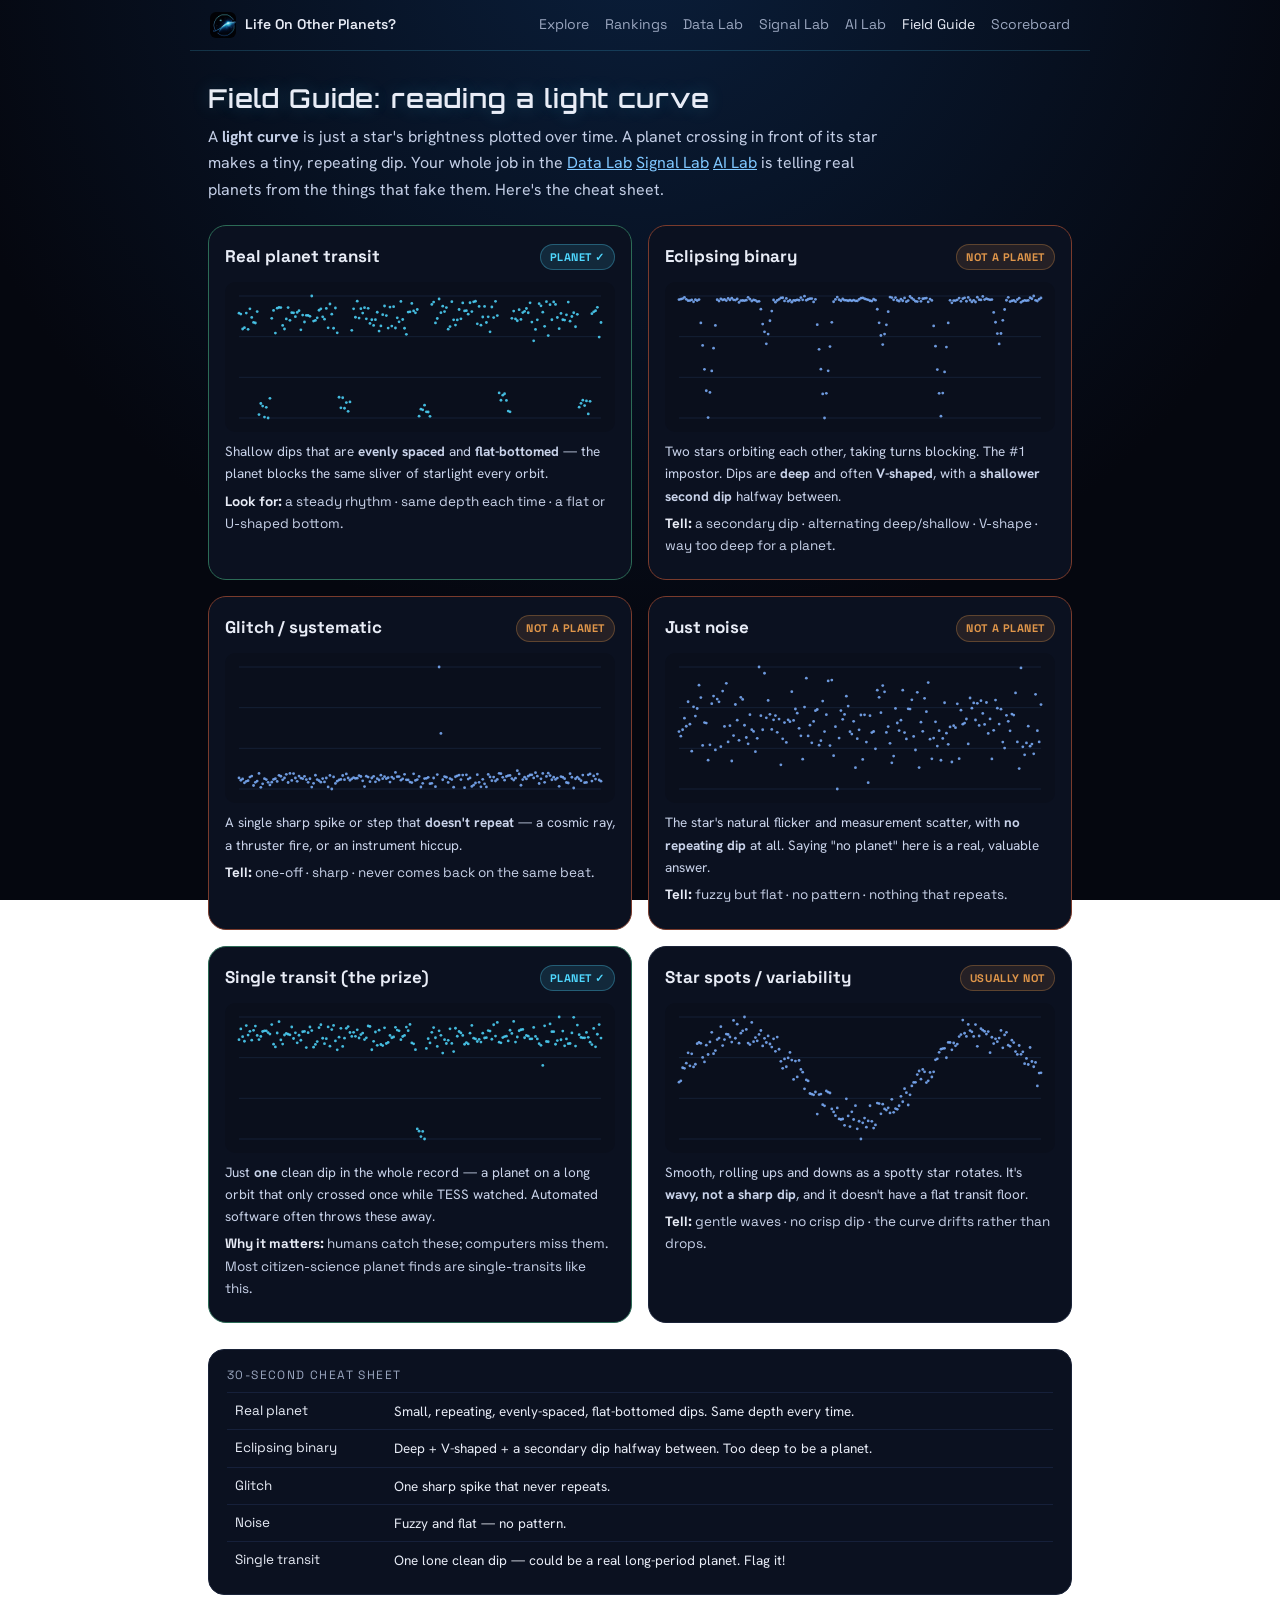
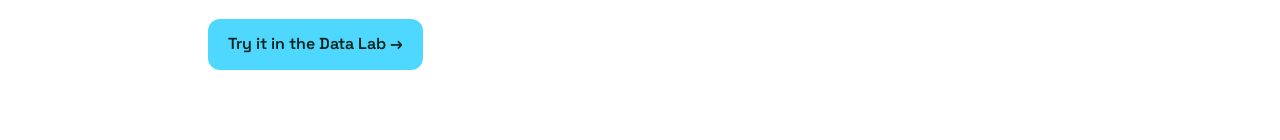
<file: guide.html>
<!DOCTYPE html>
<html lang="en">
<head>
<meta charset="utf-8">
<meta name="viewport" content="width=device-width, initial-scale=1">
<title>Field Guide — Life On Other Planets?</title>
<link rel="icon" href="assets/app-icon.svg" type="image/svg+xml">
<meta name="description" content="How to read a light curve: tell a real planet from an eclipsing binary, a glitch, or noise. The field guide behind the Data Lab.">
<meta property="og:title" content="Field Guide — Life On Other Planets?">
<meta property="og:description" content="Learn the shapes: real planet vs. eclipsing binary vs. glitch vs. noise vs. the single-transit planets the computers miss.">
<meta property="og:type" content="website">
<meta property="og:url" content="https://lifeonotherplanets.space/guide.html">
<meta property="og:image" content="https://lifeonotherplanets.space/assets/app-icon.svg">
<meta name="twitter:card" content="summary">
<link rel="preconnect" href="https://fonts.googleapis.com">
<link rel="preconnect" href="https://fonts.gstatic.com" crossorigin>
<link href="https://fonts.googleapis.com/css2?family=Fredoka:wght@500;600&family=Space+Grotesk:wght@500;600;700&family=Hanken+Grotesk:wght@400;500;600&display=swap" rel="stylesheet">
<style>
  * { box-sizing:border-box; }
  body { margin:0; background:#05070f; color:#e8ecf6; font-family:"Hanken Grotesk",-apple-system,sans-serif; line-height:1.65; }
  .wrap { max-width:900px; margin:0 auto; padding:20px 18px 70px; }
  h1 { font-family:"Fredoka",sans-serif; font-weight:600; font-size:26px; margin:6px 0 4px; }
  .lede { color:#c3cee6; font-size:16px; max-width:680px; margin:0 0 8px; }
  a{ color:#7fb2ff; }
  .cards { display:grid; grid-template-columns:1fr 1fr; gap:16px; margin-top:22px; }
  @media(max-width:720px){ .cards{ grid-template-columns:1fr; } }
  .g { background:#0b1120; border:1px solid #1a2338; border-radius:18px; padding:16px; }
  .g.verdict-planet { border-color:#2c6b56; }
  .g.verdict-not { border-color:#7a3b2c; }
  .g h3 { font-family:"Space Grotesk",sans-serif; font-size:17px; margin:0 0 2px; }
  .tag { font-family:"Space Grotesk",sans-serif; font-size:11px; font-weight:700; letter-spacing:.05em; text-transform:uppercase; padding:3px 9px; border-radius:999px; }
  .tag.planet { color:#4fd8ff; background:rgba(79,216,255,.12); border:1px solid rgba(79,216,255,.3); }
  .tag.not { color:#e0964a; background:rgba(224,150,74,.12); border:1px solid rgba(224,150,74,.3); }
  canvas { width:100%; height:150px; display:block; background:#0a0f1c; border-radius:10px; margin:10px 0 8px; }
  .g p { font-size:13.5px; color:#c9d3ea; margin:6px 0; }
  .look { font-size:12.5px; color:#9fb0d0; font-family:"Space Grotesk",sans-serif; }
  .look b{ color:#e8ecf6; }
  nav { display:flex; gap:16px; align-items:center; max-width:900px; margin:0 auto; padding:12px 20px; font-family:'Space Grotesk',sans-serif; font-size:14px; flex-wrap:wrap; }
  nav a{ text-decoration:none; color:#9aa6bf; } nav a.brand{ color:#e8ecf6; font-weight:600; margin-right:auto; }
  .cta { display:inline-block; margin-top:24px; background:#4fd8ff; color:#05231b; font-family:"Space Grotesk"; font-weight:600; text-decoration:none; padding:12px 20px; border-radius:12px; }
  .quickref { margin-top:26px; background:#0b1120; border:1px solid #1a2338; border-radius:16px; padding:16px 18px; }
  .quickref table{ width:100%; border-collapse:collapse; font-size:13.5px; }
  .quickref td{ padding:7px 8px; border-top:1px solid #16203a; vertical-align:top; }
  .quickref td:first-child{ color:#e8ecf6; font-family:"Space Grotesk"; white-space:nowrap; }
</style>
<link rel="stylesheet" href="theme-mc.css">
</head>
<body>
<nav>
  <a class="brand" href="index.html">Life On Other Planets?</a>
  <a href="play.html">Explore</a>
  <a href="rankings.html">Rankings</a>
  <a href="vet.html">Data Lab</a> <a href="seti.html">Signal Lab</a> <a href="relay.html">AI Lab</a>
  <a href="guide.html" style="color:#e8ecf6;">Field Guide</a>
  <a href="scoreboard.html">Scoreboard</a>
</nav>
<div class="wrap">
  <h1>Field Guide: reading a light curve</h1>
  <p class="lede">A <b>light curve</b> is just a star's brightness plotted over time. A planet crossing in front of its star makes a tiny, repeating dip. Your whole job in the <a href="vet.html">Data Lab</a> <a href="seti.html">Signal Lab</a> <a href="relay.html">AI Lab</a> is telling real planets from the things that fake them. Here's the cheat sheet.</p>

  <div class="cards">
    <div class="g verdict-planet">
      <div style="display:flex;justify-content:space-between;align-items:center;"><h3>Real planet transit</h3><span class="tag planet">Planet ✓</span></div>
      <canvas data-kind="transit"></canvas>
      <p>Shallow dips that are <b>evenly spaced</b> and <b>flat-bottomed</b> — the planet blocks the same sliver of starlight every orbit.</p>
      <p class="look"><b>Look for:</b> a steady rhythm · same depth each time · a flat or U-shaped bottom.</p>
    </div>

    <div class="g verdict-not">
      <div style="display:flex;justify-content:space-between;align-items:center;"><h3>Eclipsing binary</h3><span class="tag not">Not a planet</span></div>
      <canvas data-kind="eb"></canvas>
      <p>Two stars orbiting each other, taking turns blocking. The #1 impostor. Dips are <b>deep</b> and often <b>V-shaped</b>, with a <b>shallower second dip</b> halfway between.</p>
      <p class="look"><b>Tell:</b> a secondary dip · alternating deep/shallow · V-shape · way too deep for a planet.</p>
    </div>

    <div class="g verdict-not">
      <div style="display:flex;justify-content:space-between;align-items:center;"><h3>Glitch / systematic</h3><span class="tag not">Not a planet</span></div>
      <canvas data-kind="glitch"></canvas>
      <p>A single sharp spike or step that <b>doesn't repeat</b> — a cosmic ray, a thruster fire, or an instrument hiccup.</p>
      <p class="look"><b>Tell:</b> one-off · sharp · never comes back on the same beat.</p>
    </div>

    <div class="g verdict-not">
      <div style="display:flex;justify-content:space-between;align-items:center;"><h3>Just noise</h3><span class="tag not">Not a planet</span></div>
      <canvas data-kind="noise"></canvas>
      <p>The star's natural flicker and measurement scatter, with <b>no repeating dip</b> at all. Saying "no planet" here is a real, valuable answer.</p>
      <p class="look"><b>Tell:</b> fuzzy but flat · no pattern · nothing that repeats.</p>
    </div>

    <div class="g verdict-planet">
      <div style="display:flex;justify-content:space-between;align-items:center;"><h3>Single transit (the prize)</h3><span class="tag planet">Planet ✓</span></div>
      <canvas data-kind="mono"></canvas>
      <p>Just <b>one</b> clean dip in the whole record — a planet on a long orbit that only crossed once while TESS watched. Automated software often throws these away.</p>
      <p class="look"><b>Why it matters:</b> humans catch these; computers miss them. Most citizen-science planet finds are single-transits like this.</p>
    </div>

    <div class="g">
      <div style="display:flex;justify-content:space-between;align-items:center;"><h3>Star spots / variability</h3><span class="tag not">Usually not</span></div>
      <canvas data-kind="spots"></canvas>
      <p>Smooth, rolling ups and downs as a spotty star rotates. It's <b>wavy, not a sharp dip</b>, and it doesn't have a flat transit floor.</p>
      <p class="look"><b>Tell:</b> gentle waves · no crisp dip · the curve drifts rather than drops.</p>
    </div>
  </div>

  <div class="quickref">
    <div style="font-family:'Space Grotesk';font-size:12px;letter-spacing:1.4px;text-transform:uppercase;color:#9aa6bf;margin-bottom:6px;">30-second cheat sheet</div>
    <table>
      <tr><td>Real planet</td><td>Small, repeating, evenly-spaced, flat-bottomed dips. Same depth every time.</td></tr>
      <tr><td>Eclipsing binary</td><td>Deep + V-shaped + a secondary dip halfway between. Too deep to be a planet.</td></tr>
      <tr><td>Glitch</td><td>One sharp spike that never repeats.</td></tr>
      <tr><td>Noise</td><td>Fuzzy and flat — no pattern.</td></tr>
      <tr><td>Single transit</td><td>One lone clean dip — could be a real long-period planet. Flag it!</td></tr>
    </table>
  </div>

  <a class="cta" href="vet.html">Try it in the Data Lab →</a>
</div>

<script>
function gauss(s){ let u=0,v=0; while(!u)u=Math.random(); while(!v)v=Math.random(); return s*Math.sqrt(-2*Math.log(u))*Math.cos(6.2831853*v); }
function make(kind){
  const N=200, f=[];
  for(let i=0;i<N;i++) f.push(1+gauss(0.0016));
  if(kind==="transit"){ const P=44,t0=14,dur=4,d=0.016; for(let i=0;i<N;i++){ const ph=((i-t0)%P+P)%P; if(ph<dur||ph>P-dur) f[i]-=d; } }
  else if(kind==="eb"){ const P=64,t0=16,dur=5,d1=0.13,d2=0.05; for(let i=0;i<N;i++){ let ph=((i-t0)%P+P)%P; if(ph<dur) f[i]-=d1*(1-ph/dur); else if(ph>P-dur) f[i]-=d1*(1-(P-ph)/dur); const s=Math.abs(ph-P/2); if(s<dur*0.8) f[i]-=d2*(1-s/(dur*0.8)); } }
  else if(kind==="glitch"){ f[Math.floor(N*0.55)]+=0.05; f[Math.floor(N*0.55)+1]+=0.02; }
  else if(kind==="noise"){ for(let i=0;i<N;i++) f[i]=1+gauss(0.004); }
  else if(kind==="mono"){ const c=Math.floor(N*0.5); for(let i=0;i<N;i++){ if(Math.abs(i-c)<3) f[i]-=0.017; } }
  else if(kind==="spots"){ for(let i=0;i<N;i++) f[i]=1+0.01*Math.sin(i/N*6.283*1.5)+gauss(0.0016); }
  return f;
}
function draw(cv,f,accent){
  const dpr=window.devicePixelRatio||1, W=cv.clientWidth, H=150;
  cv.width=W*dpr; cv.height=H*dpr; const x=cv.getContext("2d"); x.setTransform(dpr,0,0,dpr,0,0);
  const pad=14, fmin=Math.min.apply(null,f), fmax=Math.max.apply(null,f), span=(fmax-fmin)||1;
  const X=i=>pad+(i/(f.length-1))*(W-2*pad), Y=v=>pad+(1-(v-fmin)/span)*(H-2*pad);
  x.strokeStyle="#152036"; x.lineWidth=1;
  for(let g=0;g<=3;g++){ const yy=pad+g/3*(H-2*pad); x.beginPath(); x.moveTo(pad,yy); x.lineTo(W-pad,yy); x.stroke(); }
  x.fillStyle=accent;
  for(let i=0;i<f.length;i++){ x.globalAlpha=.85; x.beginPath(); x.arc(X(i),Y(f[i]),1.4,0,6.2832); x.fill(); }
  x.globalAlpha=1;
}
function renderAll(){
  document.querySelectorAll("canvas[data-kind]").forEach(cv=>{
    const kind=cv.dataset.kind;
    const accent = (kind==="transit"||kind==="mono") ? "#4fd8ff" : "#7fb2ff";
    if(!cv._f) cv._f=make(kind);
    draw(cv,cv._f,accent);
  });
}
window.addEventListener("resize",renderAll);
renderAll();
</script>
<script src="nav-menu.js" defer></script>
</body>
</html>
</file>
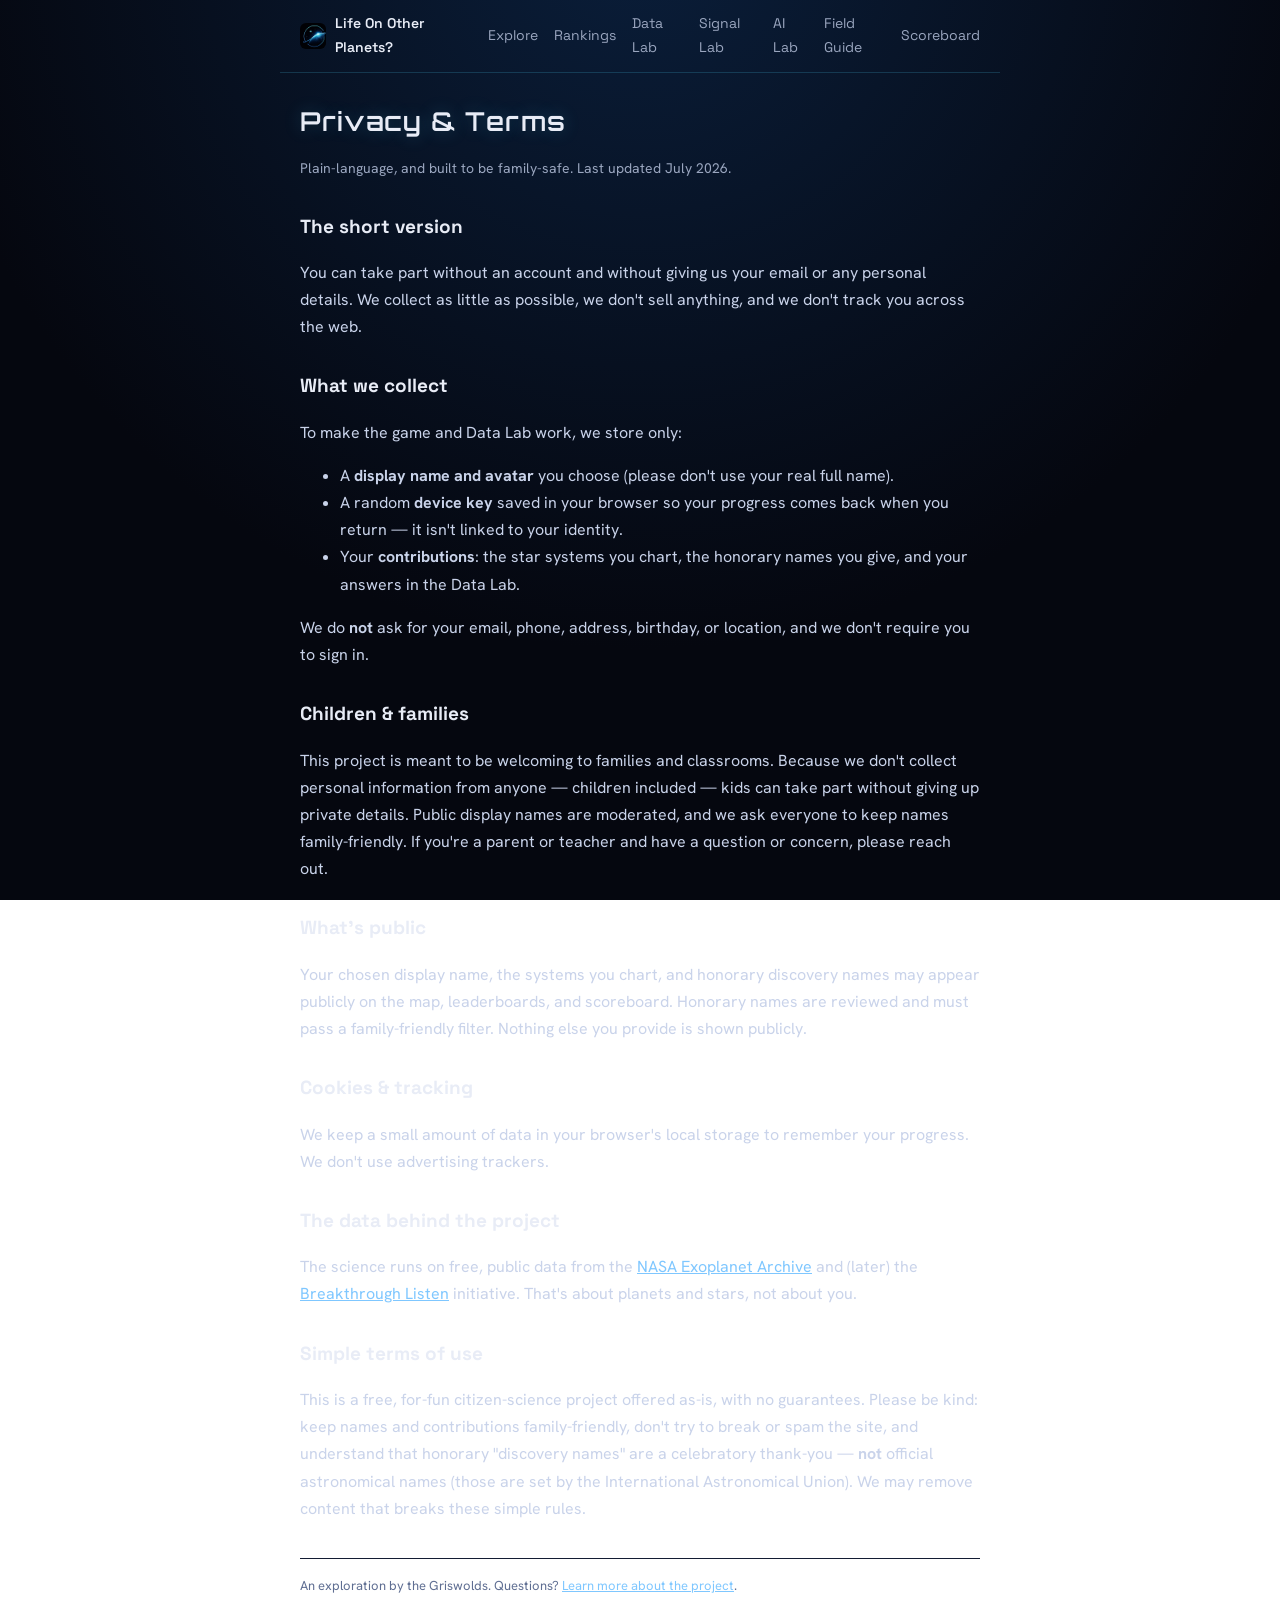
<file: privacy.html>
<!DOCTYPE html>
<html lang="en">
<head>
<meta charset="utf-8">
<meta name="viewport" content="width=device-width, initial-scale=1">
<title>Privacy & Terms — Life On Other Planets?</title>
<meta name="description" content="How Life On Other Planets? handles your information — built family-safe, collecting almost nothing — plus simple terms of use.">
<link rel="icon" href="assets/app-icon.svg" type="image/svg+xml">
<link rel="preconnect" href="https://fonts.googleapis.com">
<link rel="preconnect" href="https://fonts.gstatic.com" crossorigin>
<link href="https://fonts.googleapis.com/css2?family=Fredoka:wght@500;600&family=Space+Grotesk:wght@500;600;700&family=Hanken+Grotesk:wght@400;500;600&display=swap" rel="stylesheet">
<style>
  * { box-sizing:border-box; }
  body { margin:0; background:#05070f; color:#e8ecf6; font-family:"Hanken Grotesk",-apple-system,sans-serif; line-height:1.7; }
  nav { display:flex; gap:16px; align-items:center; max-width:720px; margin:0 auto; padding:12px 20px; font-family:"Space Grotesk",sans-serif; font-size:14px; }
  nav a { text-decoration:none; color:#9aa6bf; }
  nav a.brand { color:#e8ecf6; font-weight:600; margin-right:auto; }
  .wrap { max-width:720px; margin:0 auto; padding:8px 20px 70px; }
  h1 { font-family:"Fredoka",sans-serif; font-weight:600; font-size:26px; margin:18px 0 4px; }
  h2 { font-family:"Space Grotesk",sans-serif; font-weight:700; font-size:19px; margin:30px 0 6px; }
  p, li { color:#c9d3ea; }
  .sub { color:#9aa6bf; font-size:14px; }
  a { color:#7fb2ff; }
  .foot { color:#5f6e92; font-size:13px; margin-top:36px; border-top:1px solid #131c33; padding-top:16px; }
</style>
<link rel="stylesheet" href="theme-mc.css">
</head>
<body>
<nav>
  <a class="brand" href="index.html">Life On Other Planets?</a>
  <a href="play.html">Explore</a>
  <a href="rankings.html">Rankings</a>
  <a href="vet.html">Data Lab</a> <a href="seti.html">Signal Lab</a> <a href="relay.html">AI Lab</a>
  <a href="guide.html">Field Guide</a>
  <a href="scoreboard.html">Scoreboard</a>
</nav>
<div class="wrap">
  <h1>Privacy &amp; Terms</h1>
  <p class="sub">Plain-language, and built to be family-safe. Last updated July 2026.</p>

  <h2>The short version</h2>
  <p>You can take part without an account and without giving us your email or any personal details. We collect as little as possible, we don't sell anything, and we don't track you across the web.</p>

  <h2>What we collect</h2>
  <p>To make the game and Data Lab work, we store only:</p>
  <ul>
    <li>A <b>display name and avatar</b> you choose (please don't use your real full name).</li>
    <li>A random <b>device key</b> saved in your browser so your progress comes back when you return — it isn't linked to your identity.</li>
    <li>Your <b>contributions</b>: the star systems you chart, the honorary names you give, and your answers in the Data Lab.</li>
  </ul>
  <p>We do <b>not</b> ask for your email, phone, address, birthday, or location, and we don't require you to sign in.</p>

  <h2>Children &amp; families</h2>
  <p>This project is meant to be welcoming to families and classrooms. Because we don't collect personal information from anyone — children included — kids can take part without giving up private details. Public display names are moderated, and we ask everyone to keep names family-friendly. If you're a parent or teacher and have a question or concern, please reach out.</p>

  <h2>What's public</h2>
  <p>Your chosen display name, the systems you chart, and honorary discovery names may appear publicly on the map, leaderboards, and scoreboard. Honorary names are reviewed and must pass a family-friendly filter. Nothing else you provide is shown publicly.</p>

  <h2>Cookies &amp; tracking</h2>
  <p>We keep a small amount of data in your browser's local storage to remember your progress. We don't use advertising trackers.</p>

  <h2>The data behind the project</h2>
  <p>The science runs on free, public data from the <a href="https://exoplanetarchive.ipac.caltech.edu/">NASA Exoplanet Archive</a> and (later) the <a href="https://seti.berkeley.edu/listen/">Breakthrough Listen</a> initiative. That's about planets and stars, not about you.</p>

  <h2>Simple terms of use</h2>
  <p>This is a free, for-fun citizen-science project offered as-is, with no guarantees. Please be kind: keep names and contributions family-friendly, don't try to break or spam the site, and understand that honorary "discovery names" are a celebratory thank-you — <b>not</b> official astronomical names (those are set by the International Astronomical Union). We may remove content that breaks these simple rules.</p>

  <p class="foot">An exploration by the Griswolds. Questions? <a href="index.html">Learn more about the project</a>.</p>
</div>
<script src="nav-menu.js" defer></script>
</body>
</html>
</file>
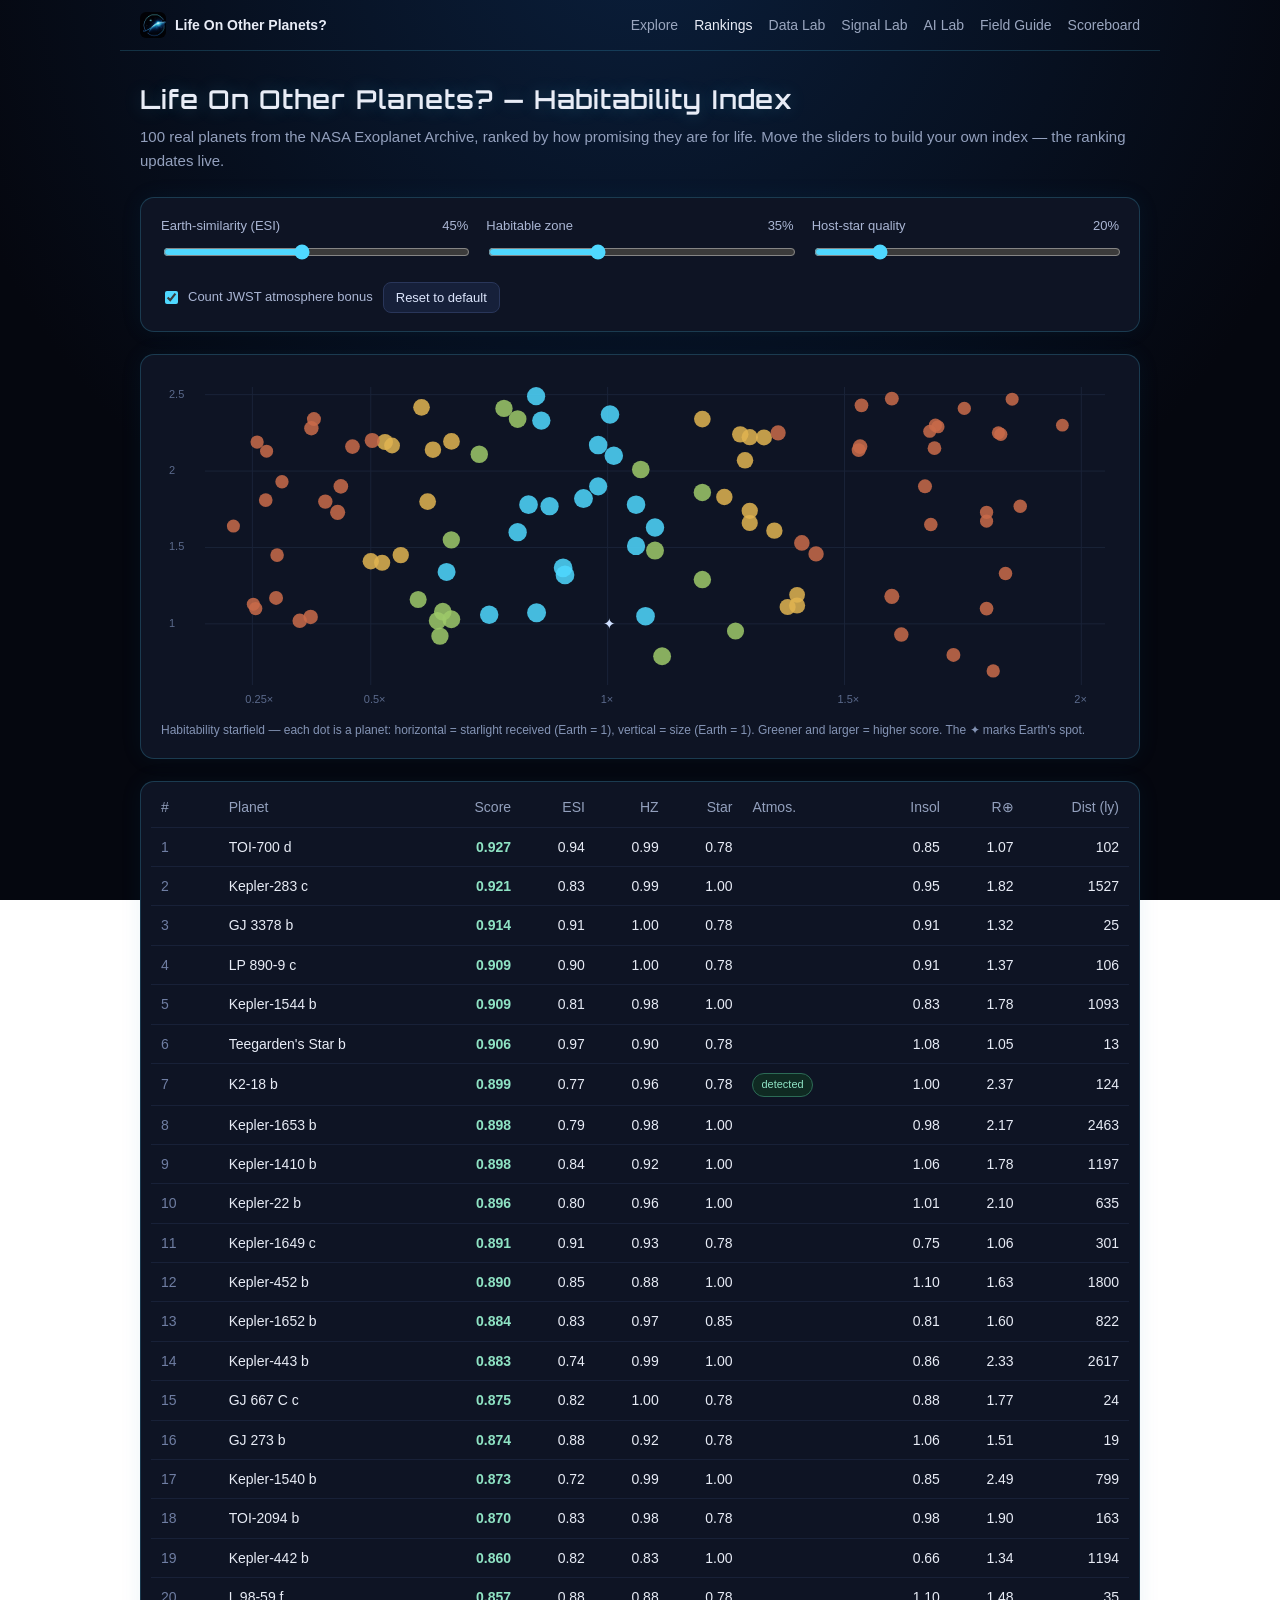
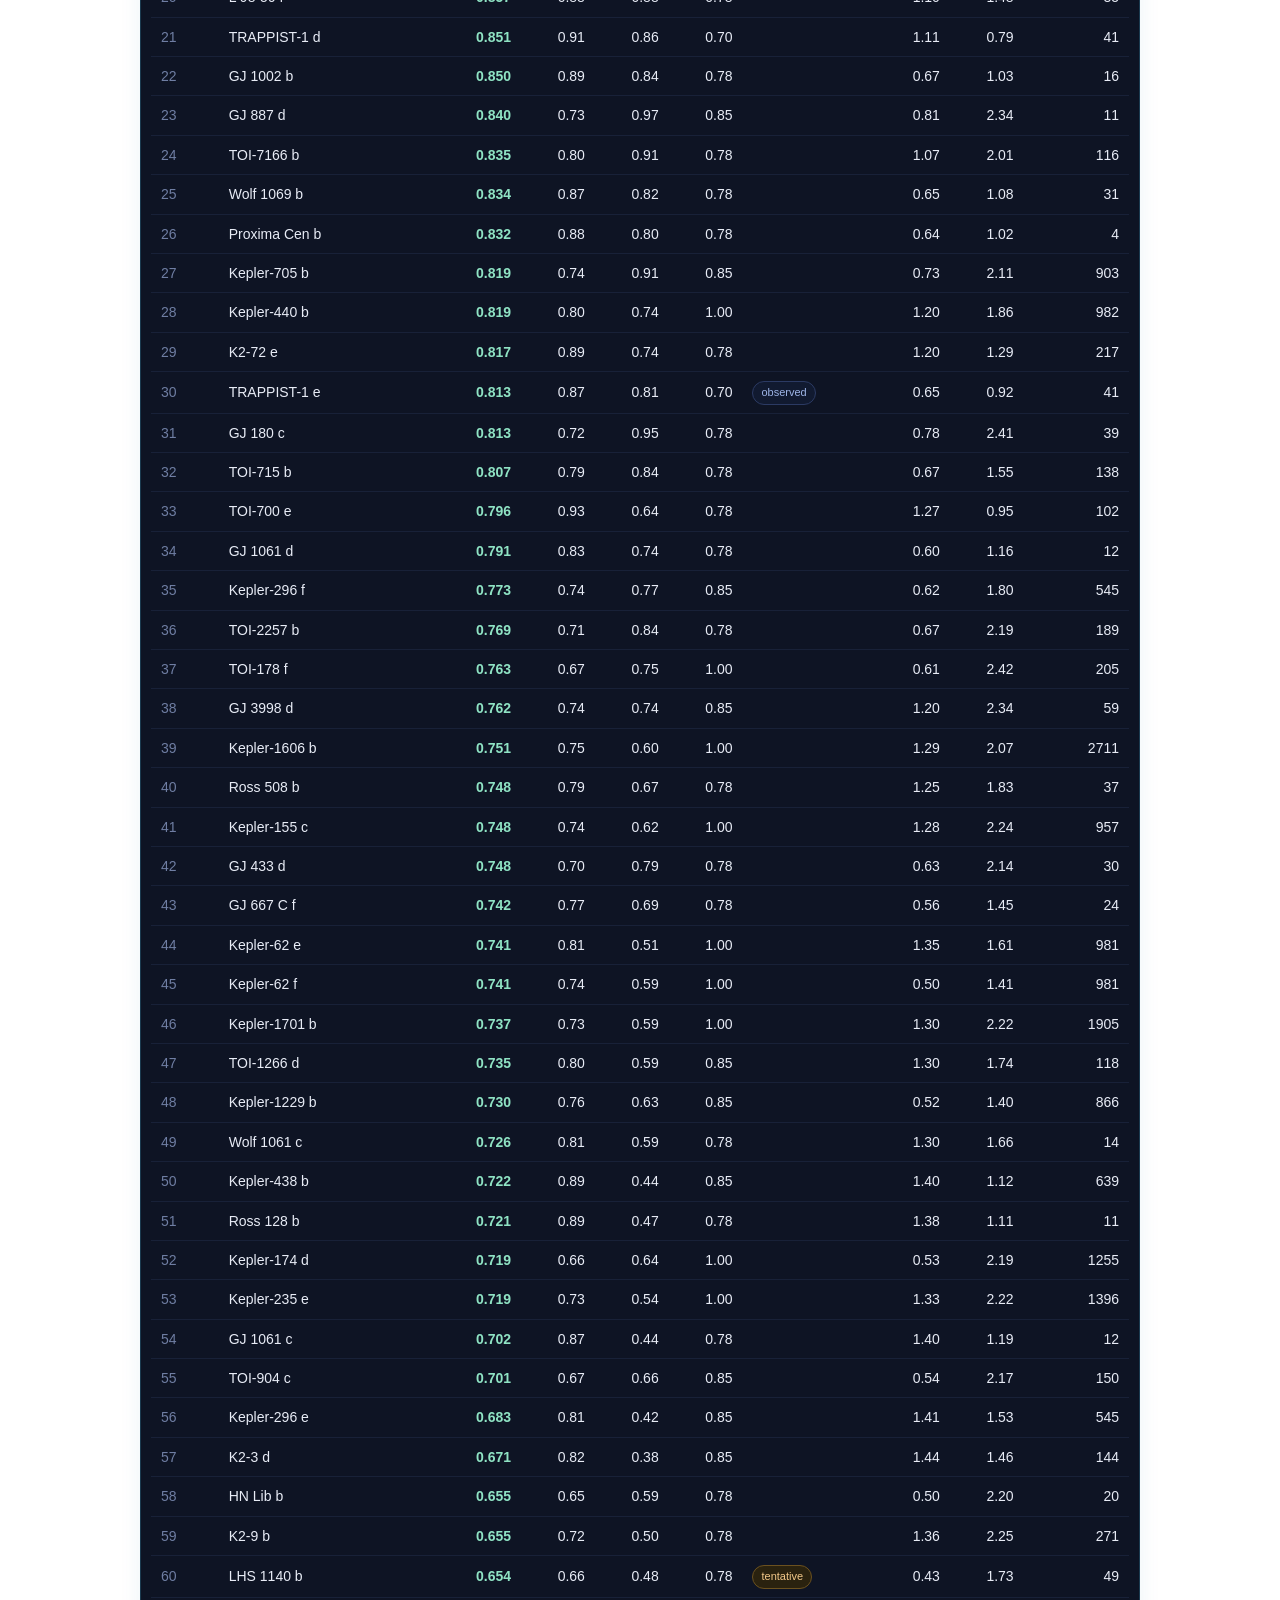
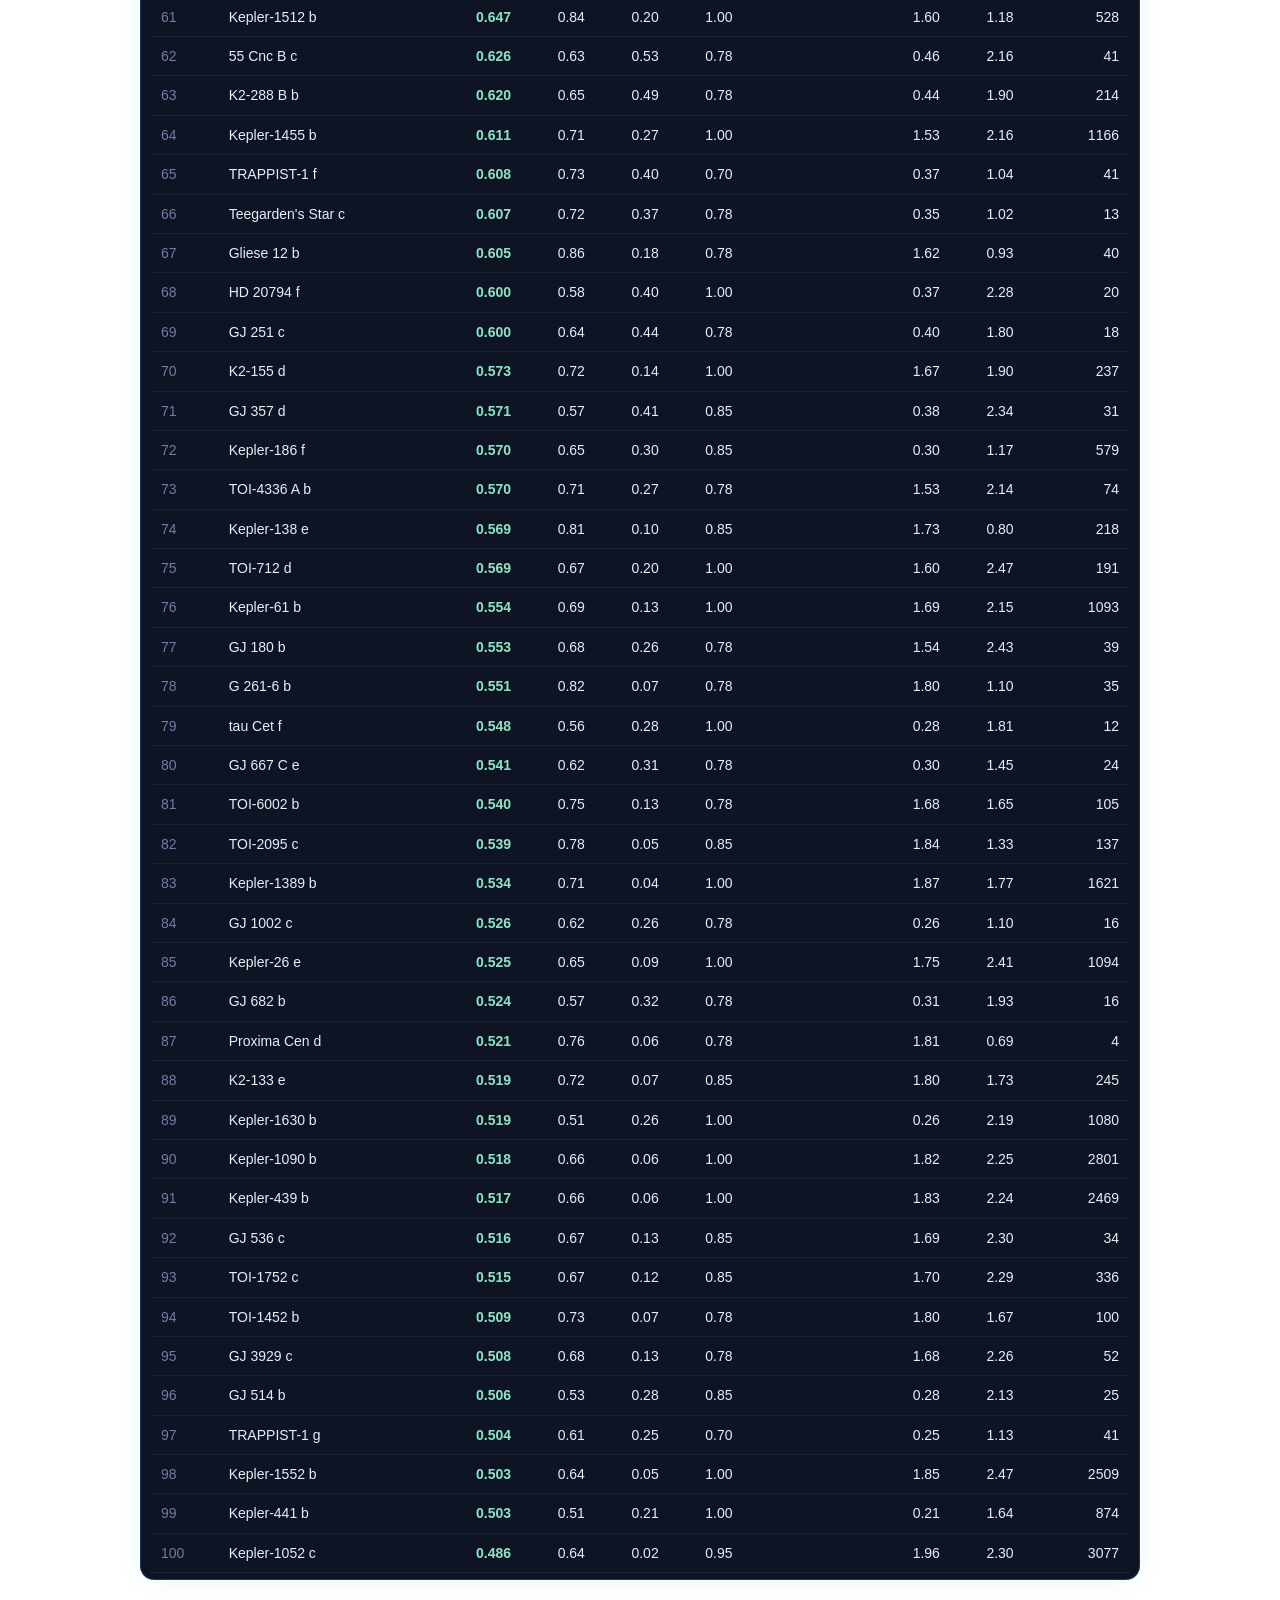
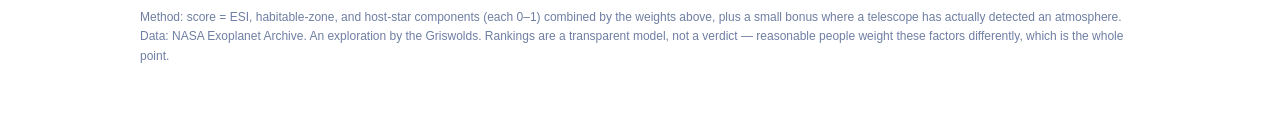
<file: rankings.html>
<!DOCTYPE html>
<html lang="en">
<head>
<meta charset="utf-8">
<meta name="viewport" content="width=device-width, initial-scale=1">
<title>Rankings — Life On Other Planets?</title>
<link rel="icon" href="assets/app-icon.svg" type="image/svg+xml">
<meta name="description" content="Real planets from the NASA Exoplanet Archive, ranked by how promising they are for life. Build your own habitability index with adjustable weights.">
<meta property="og:title" content="Habitability Rankings — Life On Other Planets?">
<meta property="og:description" content="Real NASA planets ranked for their promise for life. Adjust the weights and build your own index.">
<meta property="og:type" content="website">
<meta property="og:url" content="https://lifeonotherplanets.space/rankings.html">
<meta property="og:image" content="https://lifeonotherplanets.space/assets/app-icon.svg">
<meta name="twitter:card" content="summary">
<style>
  * { box-sizing: border-box; }
  body { margin:0; background:#070b16; color:#e8ecf6; font-family:-apple-system,BlinkMacSystemFont,"Segoe UI",Roboto,Helvetica,Arial,sans-serif; line-height:1.6; overflow-x:hidden; }
  .wrap { max-width:1040px; margin:0 auto; padding:28px 20px 60px; }
  h1 { font-size:26px; font-weight:600; margin:0 0 4px; }
  .sub { color:#93a0bd; margin:0 0 24px; font-size:15px; }
  .panel { background:#0e1424; border:1px solid #1e2740; border-radius:14px; padding:18px 20px; margin-bottom:22px; }
  .controls { display:grid; grid-template-columns:repeat(auto-fit,minmax(210px,1fr)); gap:18px; }
  .ctrl label { display:flex; justify-content:space-between; font-size:13px; color:#aab6d4; margin-bottom:6px; }
  .ctrl input[type=range] { width:100%; accent-color:#4fd8ff; }
  .row2 { display:flex; align-items:center; gap:10px; margin-top:14px; flex-wrap:wrap; font-size:13px; color:#aab6d4; }
  .row2 button { background:#16203a; color:#dbe4fb; border:1px solid #29365a; border-radius:8px; padding:7px 12px; cursor:pointer; font-size:13px; }
  .row2 button:hover { background:#1d2a4a; }
  canvas { width:100%; height:340px; display:block; border-radius:10px; }
  .legend { font-size:12px; color:#8494b5; margin-top:8px; }
  .tblwrap { overflow-x:auto; -webkit-overflow-scrolling:touch; }
  table { width:100%; min-width:640px; border-collapse:collapse; font-size:14px; }
  th,td { text-align:left; padding:8px 10px; border-bottom:1px solid #182138; }
  th { color:#93a0bd; font-weight:500; cursor:pointer; position:sticky; top:0; background:#0e1424; }
  td.n, th.n { text-align:right; font-variant-numeric:tabular-nums; }
  .rank { color:#6f7ea3; }
  .score { font-weight:600; color:#8fe3c4; }
  .pill { display:inline-block; font-size:11px; padding:2px 8px; border-radius:999px; border:1px solid; }
  .pill.detected { color:#8fe3c4; border-color:#2c6b56; background:#0f2a22; }
  .pill.tentative { color:#f3c98a; border-color:#6b511f; background:#2a220f; }
  .pill.observed { color:#9db4e6; border-color:#2b3a63; background:#111a30; }
  .foot { color:#6f7ea3; font-size:12px; margin-top:28px; }
  a { color:#7fb2ff; }
</style>
<link rel="stylesheet" href="theme-mc.css">
</head>
<body>
<nav style="display:flex;gap:16px;align-items:center;max-width:1040px;margin:0 auto;padding:12px 20px;font-family:-apple-system,BlinkMacSystemFont,'Segoe UI',sans-serif;font-size:14px;">
<a href="index.html" style="color:#e8ecf6;text-decoration:none;font-weight:600;margin-right:auto;">Life On Other Planets?</a>
<a href="play.html" style="color:#9aa6bf;text-decoration:none;">Explore</a>
<a href="rankings.html" style="color:#e8ecf6;text-decoration:none;">Rankings</a>
<a href="vet.html" style="color:#9aa6bf;text-decoration:none;">Data Lab</a> <a href="seti.html" style="color:#9aa6bf;text-decoration:none;">Signal Lab</a> <a href="relay.html" style="color:#9aa6bf;text-decoration:none;">AI Lab</a>
<a href="guide.html" style="color:#9aa6bf;text-decoration:none;">Field Guide</a>
<a href="scoreboard.html" style="color:#9aa6bf;text-decoration:none;">Scoreboard</a>
</nav>
<div class="wrap">
  <h1>Life On Other Planets? — Habitability Index</h1>
  <p class="sub">100 real planets from the NASA Exoplanet Archive, ranked by how promising they are for life. Move the sliders to build your own index — the ranking updates live.</p>

  <div class="panel">
    <div class="controls">
      <div class="ctrl"><label>Earth-similarity (ESI) <span id="wE">45%</span></label><input type="range" id="sE" min="0" max="100" value="45"></div>
      <div class="ctrl"><label>Habitable zone <span id="wH">35%</span></label><input type="range" id="sH" min="0" max="100" value="35"></div>
      <div class="ctrl"><label>Host-star quality <span id="wS">20%</span></label><input type="range" id="sS" min="0" max="100" value="20"></div>
    </div>
    <div class="row2">
      <label style="display:flex;align-items:center;gap:7px;cursor:pointer;"><input type="checkbox" id="atmo" checked> Count JWST atmosphere bonus</label>
      <button id="reset">Reset to default</button>
      <span id="note"></span>
    </div>
  </div>

  <div class="panel">
    <canvas id="field"></canvas>
    <div class="legend">Habitability starfield — each dot is a planet: horizontal = starlight received (Earth = 1), vertical = size (Earth = 1). Greener and larger = higher score. The ✦ marks Earth's spot.</div>
  </div>

  <div class="panel" style="padding:6px 10px;">
    <div class="tblwrap">
    <table id="tbl">
      <thead><tr>
        <th>#</th><th>Planet</th><th class="n" data-k="habitability_score">Score</th>
        <th class="n" data-k="esi">ESI</th><th class="n" data-k="hz_score">HZ</th>
        <th class="n" data-k="star_score">Star</th><th>Atmos.</th>
        <th class="n" data-k="insolation_earth">Insol</th><th class="n" data-k="radius_earth">R⊕</th>
        <th class="n" data-k="distance_ly">Dist (ly)</th>
      </tr></thead>
      <tbody id="rows"></tbody>
    </table>
    </div>
  </div>

  <p class="foot">Method: score = ESI, habitable-zone, and host-star components (each 0–1) combined by the weights above, plus a small bonus where a telescope has actually detected an atmosphere. Data: NASA Exoplanet Archive. An exploration by the Griswolds. Rankings are a transparent model, not a verdict — reasonable people weight these factors differently, which is the whole point.</p>
</div>

<script>
const PLANETS = [{"planet": "TOI-700 d", "radius_earth": 1.073, "insolation_earth": 0.85, "eq_temp_k": 268.8, "star_teff_k": 3459.0, "distance_ly": 101.5, "esi": 0.942, "hz_score": 0.992, "star_score": 0.78, "atmosphere": null, "atmosphere_note": null, "atmo_bonus": null, "habitability_score": 0.927, "rank": 1}, {"planet": "Kepler-283 c", "radius_earth": 1.82, "insolation_earth": 0.949, "eq_temp_k": 240.0, "star_teff_k": 4351.0, "distance_ly": 1526.7, "esi": 0.831, "hz_score": 0.992, "star_score": 1.0, "atmosphere": null, "atmosphere_note": null, "atmo_bonus": null, "habitability_score": 0.921, "rank": 2}, {"planet": "GJ 3378 b", "radius_earth": 1.32, "insolation_earth": 0.91, "eq_temp_k": 272.0, "star_teff_k": 3340.0, "distance_ly": 25.2, "esi": 0.906, "hz_score": 1.0, "star_score": 0.78, "atmosphere": null, "atmosphere_note": null, "atmo_bonus": null, "habitability_score": 0.914, "rank": 3}, {"planet": "Kepler-1544 b", "radius_earth": 1.78, "insolation_earth": 0.833, "eq_temp_k": 269.0, "star_teff_k": 4886.0, "distance_ly": 1092.9, "esi": 0.809, "hz_score": 0.985, "star_score": 1.0, "atmosphere": null, "atmosphere_note": null, "atmo_bonus": null, "habitability_score": 0.909, "rank": 4}, {"planet": "LP 890-9 c", "radius_earth": 1.367, "insolation_earth": 0.906, "eq_temp_k": 272.0, "star_teff_k": 2850.0, "distance_ly": 105.8, "esi": 0.896, "hz_score": 1.0, "star_score": 0.78, "atmosphere": null, "atmosphere_note": null, "atmo_bonus": null, "habitability_score": 0.909, "rank": 5}, {"planet": "Teegarden's Star b", "radius_earth": 1.05, "insolation_earth": 1.08, "eq_temp_k": 277.0, "star_teff_k": 3034.0, "distance_ly": 12.5, "esi": 0.969, "hz_score": 0.898, "star_score": 0.78, "atmosphere": null, "atmosphere_note": null, "atmo_bonus": null, "habitability_score": 0.906, "rank": 6}, {"planet": "K2-18 b", "radius_earth": 2.37, "insolation_earth": 1.005, "eq_temp_k": 284.0, "star_teff_k": 3457.0, "distance_ly": 124.0, "esi": 0.769, "hz_score": 0.964, "star_score": 0.78, "atmosphere": "detected", "atmosphere_note": "JWST detected carbon-bearing molecules; water-rich interior (2023-2025). Possible Hycean world; a claimed DMS biosignature remains contested.", "atmo_bonus": 0.06, "habitability_score": 0.9, "rank": 7}, {"planet": "Kepler-1410 b", "radius_earth": 1.78, "insolation_earth": 1.06, "eq_temp_k": 290.0, "star_teff_k": 4092.0, "distance_ly": 1197.0, "esi": 0.836, "hz_score": 0.919, "star_score": 1.0, "atmosphere": null, "atmosphere_note": null, "atmo_bonus": null, "habitability_score": 0.898, "rank": 8}, {"planet": "Kepler-1653 b", "radius_earth": 2.17, "insolation_earth": 0.98, "eq_temp_k": 284.0, "star_teff_k": 4807.0, "distance_ly": 2462.5, "esi": 0.79, "hz_score": 0.979, "star_score": 1.0, "atmosphere": null, "atmosphere_note": null, "atmo_bonus": null, "habitability_score": 0.898, "rank": 9}, {"planet": "Kepler-22 b", "radius_earth": 2.1, "insolation_earth": 1.013, "eq_temp_k": 279.0, "star_teff_k": 5596.0, "distance_ly": 634.8, "esi": 0.801, "hz_score": 0.959, "star_score": 1.0, "atmosphere": null, "atmosphere_note": null, "atmo_bonus": null, "habitability_score": 0.896, "rank": 10}, {"planet": "Kepler-1649 c", "radius_earth": 1.06, "insolation_earth": 0.75, "eq_temp_k": 234.0, "star_teff_k": 3240.0, "distance_ly": 300.7, "esi": 0.912, "hz_score": 0.928, "star_score": 0.78, "atmosphere": null, "atmosphere_note": null, "atmo_bonus": null, "habitability_score": 0.891, "rank": 11}, {"planet": "Kepler-452 b", "radius_earth": 1.63, "insolation_earth": 1.1, "eq_temp_k": 265.0, "star_teff_k": 5757.0, "distance_ly": 1799.5, "esi": 0.851, "hz_score": 0.876, "star_score": 1.0, "atmosphere": null, "atmosphere_note": null, "atmo_bonus": null, "habitability_score": 0.89, "rank": 12}, {"planet": "Kepler-1652 b", "radius_earth": 1.6, "insolation_earth": 0.81, "eq_temp_k": 268.0, "star_teff_k": 3638.0, "distance_ly": 821.9, "esi": 0.83, "hz_score": 0.974, "star_score": 0.85, "atmosphere": null, "atmosphere_note": null, "atmo_bonus": null, "habitability_score": 0.884, "rank": 13}, {"planet": "Kepler-443 b", "radius_earth": 2.33, "insolation_earth": 0.86, "eq_temp_k": 233.0, "star_teff_k": 4723.0, "distance_ly": 2616.7, "esi": 0.745, "hz_score": 0.995, "star_score": 1.0, "atmosphere": null, "atmosphere_note": null, "atmo_bonus": null, "habitability_score": 0.884, "rank": 14}, {"planet": "GJ 667 C c", "radius_earth": 1.77, "insolation_earth": 0.8774, "eq_temp_k": null, "star_teff_k": 3350.0, "distance_ly": 23.6, "esi": 0.822, "hz_score": 0.998, "star_score": 0.78, "atmosphere": null, "atmosphere_note": null, "atmo_bonus": null, "habitability_score": 0.875, "rank": 15}, {"planet": "GJ 273 b", "radius_earth": 1.51, "insolation_earth": 1.06, "eq_temp_k": 292.47, "star_teff_k": 3382.0, "distance_ly": 19.3, "esi": 0.88, "hz_score": 0.919, "star_score": 0.78, "atmosphere": null, "atmosphere_note": null, "atmo_bonus": null, "habitability_score": 0.873, "rank": 16}, {"planet": "Kepler-1540 b", "radius_earth": 2.49, "insolation_earth": 0.849, "eq_temp_k": 266.0, "star_teff_k": 4540.0, "distance_ly": 799.0, "esi": 0.725, "hz_score": 0.991, "star_score": 1.0, "atmosphere": null, "atmosphere_note": null, "atmo_bonus": null, "habitability_score": 0.873, "rank": 17}, {"planet": "TOI-2094 b", "radius_earth": 1.9, "insolation_earth": 0.98, "eq_temp_k": 276.0, "star_teff_k": 3435.0, "distance_ly": 163.2, "esi": 0.826, "hz_score": 0.979, "star_score": 0.78, "atmosphere": null, "atmosphere_note": null, "atmo_bonus": null, "habitability_score": 0.87, "rank": 18}, {"planet": "Kepler-442 b", "radius_earth": 1.34, "insolation_earth": 0.66, "eq_temp_k": 241.0, "star_teff_k": 4402.0, "distance_ly": 1193.6, "esi": 0.824, "hz_score": 0.827, "star_score": 1.0, "atmosphere": null, "atmosphere_note": null, "atmo_bonus": null, "habitability_score": 0.86, "rank": 19}, {"planet": "L 98-59 f", "radius_earth": 1.48, "insolation_earth": 1.1, "eq_temp_k": 285.0, "star_teff_k": 3415.0, "distance_ly": 34.6, "esi": 0.876, "hz_score": 0.876, "star_score": 0.78, "atmosphere": null, "atmosphere_note": null, "atmo_bonus": null, "habitability_score": 0.857, "rank": 20}, {"planet": "TRAPPIST-1 d", "radius_earth": 0.788, "insolation_earth": 1.115, "eq_temp_k": 286.2, "star_teff_k": 2566.0, "distance_ly": 40.5, "esi": 0.913, "hz_score": 0.858, "star_score": 0.7, "atmosphere": null, "atmosphere_note": null, "atmo_bonus": null, "habitability_score": 0.851, "rank": 21}, {"planet": "GJ 1002 b", "radius_earth": 1.03, "insolation_earth": 0.67, "eq_temp_k": 230.9, "star_teff_k": 3024.0, "distance_ly": 15.8, "esi": 0.889, "hz_score": 0.84, "star_score": 0.78, "atmosphere": null, "atmosphere_note": null, "atmo_bonus": null, "habitability_score": 0.85, "rank": 22}, {"planet": "GJ 887 d", "radius_earth": 2.34, "insolation_earth": 0.81, "eq_temp_k": 241.0, "star_teff_k": 3688.0, "distance_ly": 10.7, "esi": 0.732, "hz_score": 0.974, "star_score": 0.85, "atmosphere": null, "atmosphere_note": null, "atmo_bonus": null, "habitability_score": 0.84, "rank": 23}, {"planet": "TOI-7166 b", "radius_earth": 2.01, "insolation_earth": 1.07, "eq_temp_k": 249.0, "star_teff_k": 3099.0, "distance_ly": 115.5, "esi": 0.801, "hz_score": 0.909, "star_score": 0.78, "atmosphere": null, "atmosphere_note": null, "atmo_bonus": null, "habitability_score": 0.835, "rank": 24}, {"planet": "Wolf 1069 b", "radius_earth": 1.08, "insolation_earth": 0.652, "eq_temp_k": 250.1, "star_teff_k": 3158.0, "distance_ly": 31.3, "esi": 0.871, "hz_score": 0.816, "star_score": 0.78, "atmosphere": null, "atmosphere_note": null, "atmo_bonus": null, "habitability_score": 0.834, "rank": 25}, {"planet": "Proxima Cen b", "radius_earth": 1.02, "insolation_earth": 0.641, "eq_temp_k": 218.0, "star_teff_k": 2900.0, "distance_ly": 4.2, "esi": 0.879, "hz_score": 0.801, "star_score": 0.78, "atmosphere": null, "atmosphere_note": null, "atmo_bonus": null, "habitability_score": 0.832, "rank": 26}, {"planet": "Kepler-440 b", "radius_earth": 1.86, "insolation_earth": 1.2, "eq_temp_k": 229.0, "star_teff_k": 4134.0, "distance_ly": 981.8, "esi": 0.797, "hz_score": 0.743, "star_score": 1.0, "atmosphere": null, "atmosphere_note": null, "atmo_bonus": null, "habitability_score": 0.819, "rank": 27}, {"planet": "Kepler-705 b", "radius_earth": 2.11, "insolation_earth": 0.729, "eq_temp_k": 265.0, "star_teff_k": 3722.0, "distance_ly": 903.1, "esi": 0.736, "hz_score": 0.908, "star_score": 0.85, "atmosphere": null, "atmosphere_note": null, "atmo_bonus": null, "habitability_score": 0.819, "rank": 28}, {"planet": "K2-72 e", "radius_earth": 1.29, "insolation_earth": 1.2, "eq_temp_k": 286.34, "star_teff_k": 3360.47, "distance_ly": 216.7, "esi": 0.891, "hz_score": 0.743, "star_score": 0.78, "atmosphere": null, "atmosphere_note": null, "atmo_bonus": null, "habitability_score": 0.817, "rank": 29}, {"planet": "GJ 180 c", "radius_earth": 2.41, "insolation_earth": 0.7812, "eq_temp_k": 290.87, "star_teff_k": 3371.0, "distance_ly": 38.9, "esi": 0.717, "hz_score": 0.954, "star_score": 0.78, "atmosphere": null, "atmosphere_note": null, "atmo_bonus": null, "habitability_score": 0.813, "rank": 30}, {"planet": "TRAPPIST-1 e", "radius_earth": 0.92, "insolation_earth": 0.646, "eq_temp_k": 249.7, "star_teff_k": 2566.0, "distance_ly": 40.5, "esi": 0.867, "hz_score": 0.808, "star_score": 0.7, "atmosphere": "observed", "atmosphere_note": "Under active JWST observation; atmospheric results so far inconclusive.", "atmo_bonus": null, "habitability_score": 0.813, "rank": 31}, {"planet": "TOI-715 b", "radius_earth": 1.55, "insolation_earth": 0.67, "eq_temp_k": 234.0, "star_teff_k": 3075.0, "distance_ly": 138.3, "esi": 0.793, "hz_score": 0.84, "star_score": 0.78, "atmosphere": null, "atmosphere_note": null, "atmo_bonus": null, "habitability_score": 0.807, "rank": 32}, {"planet": "TOI-700 e", "radius_earth": 0.953, "insolation_earth": 1.27, "eq_temp_k": 272.9, "star_teff_k": 3459.0, "distance_ly": 101.5, "esi": 0.927, "hz_score": 0.636, "star_score": 0.78, "atmosphere": null, "atmosphere_note": null, "atmo_bonus": null, "habitability_score": 0.796, "rank": 33}, {"planet": "GJ 1061 d", "radius_earth": 1.16, "insolation_earth": 0.6, "eq_temp_k": 242.03, "star_teff_k": 2953.0, "distance_ly": 12.0, "esi": 0.833, "hz_score": 0.743, "star_score": 0.78, "atmosphere": null, "atmosphere_note": null, "atmo_bonus": null, "habitability_score": 0.791, "rank": 34}, {"planet": "Kepler-296 f", "radius_earth": 1.8, "insolation_earth": 0.62, "eq_temp_k": 274.0, "star_teff_k": 3740.0, "distance_ly": 544.7, "esi": 0.739, "hz_score": 0.772, "star_score": 0.85, "atmosphere": null, "atmosphere_note": null, "atmo_bonus": null, "habitability_score": 0.773, "rank": 35}, {"planet": "TOI-2257 b", "radius_earth": 2.194, "insolation_earth": 0.6703, "eq_temp_k": 256.0, "star_teff_k": 3430.0, "distance_ly": 188.5, "esi": 0.709, "hz_score": 0.84, "star_score": 0.78, "atmosphere": null, "atmosphere_note": null, "atmo_bonus": null, "habitability_score": 0.769, "rank": 36}, {"planet": "TOI-178 f", "radius_earth": 2.417, "insolation_earth": 0.6071, "eq_temp_k": 521.0, "star_teff_k": 4316.0, "distance_ly": 204.5, "esi": 0.665, "hz_score": 0.753, "star_score": 1.0, "atmosphere": null, "atmosphere_note": null, "atmo_bonus": null, "habitability_score": 0.763, "rank": 37}, {"planet": "GJ 3998 d", "radius_earth": 2.34, "insolation_earth": 1.2, "eq_temp_k": 292.23, "star_teff_k": 3726.0, "distance_ly": 59.2, "esi": 0.738, "hz_score": 0.743, "star_score": 0.85, "atmosphere": null, "atmosphere_note": null, "atmo_bonus": null, "habitability_score": 0.762, "rank": 38}, {"planet": "Kepler-1606 b", "radius_earth": 2.07, "insolation_earth": 1.29, "eq_temp_k": 324.0, "star_teff_k": 5422.0, "distance_ly": 2711.3, "esi": 0.754, "hz_score": 0.605, "star_score": 1.0, "atmosphere": null, "atmosphere_note": null, "atmo_bonus": null, "habitability_score": 0.751, "rank": 39}, {"planet": "GJ 433 d", "radius_earth": 2.14, "insolation_earth": 0.6312, "eq_temp_k": 279.71, "star_teff_k": 3461.0, "distance_ly": 29.6, "esi": 0.702, "hz_score": 0.788, "star_score": 0.78, "atmosphere": null, "atmosphere_note": null, "atmo_bonus": null, "habitability_score": 0.748, "rank": 40}, {"planet": "Kepler-155 c", "radius_earth": 2.24, "insolation_earth": 1.28, "eq_temp_k": 286.0, "star_teff_k": 4508.0, "distance_ly": 957.3, "esi": 0.736, "hz_score": 0.62, "star_score": 1.0, "atmosphere": null, "atmosphere_note": null, "atmo_bonus": null, "habitability_score": 0.748, "rank": 41}, {"planet": "Ross 508 b", "radius_earth": 1.83, "insolation_earth": 1.2464, "eq_temp_k": 293.86, "star_teff_k": 3071.0, "distance_ly": 36.6, "esi": 0.793, "hz_score": 0.673, "star_score": 0.78, "atmosphere": null, "atmosphere_note": null, "atmo_bonus": null, "habitability_score": 0.748, "rank": 42}, {"planet": "GJ 667 C f", "radius_earth": 1.45, "insolation_earth": 0.5633, "eq_temp_k": null, "star_teff_k": 3350.0, "distance_ly": 23.6, "esi": 0.767, "hz_score": 0.687, "star_score": 0.78, "atmosphere": null, "atmosphere_note": null, "atmo_bonus": null, "habitability_score": 0.742, "rank": 43}, {"planet": "Kepler-62 e", "radius_earth": 1.61, "insolation_earth": 1.352, "eq_temp_k": 270.0, "star_teff_k": 4925.0, "distance_ly": 981.3, "esi": 0.807, "hz_score": 0.509, "star_score": 1.0, "atmosphere": null, "atmosphere_note": null, "atmo_bonus": null, "habitability_score": 0.741, "rank": 44}, {"planet": "Kepler-62 f", "radius_earth": 1.41, "insolation_earth": 0.5, "eq_temp_k": 208.0, "star_teff_k": 4925.0, "distance_ly": 981.3, "esi": 0.744, "hz_score": 0.589, "star_score": 1.0, "atmosphere": null, "atmosphere_note": null, "atmo_bonus": null, "habitability_score": 0.741, "rank": 45}, {"planet": "Kepler-1701 b", "radius_earth": 2.22186207, "insolation_earth": 1.3, "eq_temp_k": 273.0, "star_teff_k": 5146.0, "distance_ly": 1905.2, "esi": 0.735, "hz_score": 0.589, "star_score": 1.0, "atmosphere": null, "atmosphere_note": null, "atmo_bonus": null, "habitability_score": 0.737, "rank": 46}, {"planet": "TOI-1266 d", "radius_earth": 1.74, "insolation_earth": 1.3, "eq_temp_k": 288.0, "star_teff_k": 3563.0, "distance_ly": 117.5, "esi": 0.797, "hz_score": 0.589, "star_score": 0.85, "atmosphere": null, "atmosphere_note": null, "atmo_bonus": null, "habitability_score": 0.735, "rank": 47}, {"planet": "Kepler-1229 b", "radius_earth": 1.4, "insolation_earth": 0.524, "eq_temp_k": 212.0, "star_teff_k": 3784.0, "distance_ly": 865.9, "esi": 0.757, "hz_score": 0.627, "star_score": 0.85, "atmosphere": null, "atmosphere_note": null, "atmo_bonus": null, "habitability_score": 0.73, "rank": 48}, {"planet": "Wolf 1061 c", "radius_earth": 1.66, "insolation_earth": 1.3, "eq_temp_k": 299.3, "star_teff_k": 3342.0, "distance_ly": 14.0, "esi": 0.809, "hz_score": 0.589, "star_score": 0.78, "atmosphere": null, "atmosphere_note": null, "atmo_bonus": null, "habitability_score": 0.726, "rank": 49}, {"planet": "Kepler-438 b", "radius_earth": 1.12, "insolation_earth": 1.4, "eq_temp_k": 288.0, "star_teff_k": 3748.0, "distance_ly": 639.1, "esi": 0.887, "hz_score": 0.438, "star_score": 0.85, "atmosphere": null, "atmosphere_note": null, "atmo_bonus": null, "habitability_score": 0.722, "rank": 50}, {"planet": "Ross 128 b", "radius_earth": 1.11, "insolation_earth": 1.38, "eq_temp_k": 301.0, "star_teff_k": 3192.0, "distance_ly": 11.0, "esi": 0.892, "hz_score": 0.467, "star_score": 0.78, "atmosphere": null, "atmosphere_note": null, "atmo_bonus": null, "habitability_score": 0.721, "rank": 51}, {"planet": "Kepler-174 d", "radius_earth": 2.19, "insolation_earth": 0.53, "eq_temp_k": 212.0, "star_teff_k": 4880.0, "distance_ly": 1254.9, "esi": 0.659, "hz_score": 0.636, "star_score": 1.0, "atmosphere": null, "atmosphere_note": null, "atmo_bonus": null, "habitability_score": 0.719, "rank": 52}, {"planet": "Kepler-235 e", "radius_earth": 2.22, "insolation_earth": 1.33, "eq_temp_k": 306.0, "star_teff_k": 4255.0, "distance_ly": 1396.0, "esi": 0.73, "hz_score": 0.543, "star_score": 1.0, "atmosphere": null, "atmosphere_note": null, "atmo_bonus": null, "habitability_score": 0.719, "rank": 53}, {"planet": "GJ 1061 c", "radius_earth": 1.19, "insolation_earth": 1.4, "eq_temp_k": 304.12, "star_teff_k": 2953.0, "distance_ly": 12.0, "esi": 0.872, "hz_score": 0.438, "star_score": 0.78, "atmosphere": null, "atmosphere_note": null, "atmo_bonus": null, "habitability_score": 0.702, "rank": 54}, {"planet": "TOI-904 c", "radius_earth": 2.167, "insolation_earth": 0.5449, "eq_temp_k": 217.26, "star_teff_k": 3770.2, "distance_ly": 150.3, "esi": 0.667, "hz_score": 0.659, "star_score": 0.85, "atmosphere": null, "atmosphere_note": null, "atmo_bonus": null, "habitability_score": 0.701, "rank": 55}, {"planet": "Kepler-296 e", "radius_earth": 1.53, "insolation_earth": 1.41, "eq_temp_k": 337.0, "star_teff_k": 3740.0, "distance_ly": 544.7, "esi": 0.81, "hz_score": 0.423, "star_score": 0.85, "atmosphere": null, "atmosphere_note": null, "atmo_bonus": null, "habitability_score": 0.683, "rank": 56}, {"planet": "K2-3 d", "radius_earth": 1.458, "insolation_earth": 1.44, "eq_temp_k": 305.2, "star_teff_k": 3844.0, "distance_ly": 143.7, "esi": 0.817, "hz_score": 0.381, "star_score": 0.85, "atmosphere": null, "atmosphere_note": null, "atmo_bonus": null, "habitability_score": 0.671, "rank": 57}, {"planet": "HN Lib b", "radius_earth": 2.2, "insolation_earth": 0.503, "eq_temp_k": 234.4, "star_teff_k": 3347.0, "distance_ly": 20.4, "esi": 0.647, "hz_score": 0.594, "star_score": 0.78, "atmosphere": null, "atmosphere_note": null, "atmo_bonus": null, "habitability_score": 0.655, "rank": 58}, {"planet": "K2-9 b", "radius_earth": 2.25, "insolation_earth": 1.36, "eq_temp_k": 314.0, "star_teff_k": 3390.0, "distance_ly": 270.6, "esi": 0.722, "hz_score": 0.497, "star_score": 0.78, "atmosphere": null, "atmosphere_note": null, "atmo_bonus": null, "habitability_score": 0.655, "rank": 59}, {"planet": "LHS 1140 b", "radius_earth": 1.73, "insolation_earth": 0.43, "eq_temp_k": 226.0, "star_teff_k": 3096.0, "distance_ly": 48.9, "esi": 0.664, "hz_score": 0.482, "star_score": 0.78, "atmosphere": "tentative", "atmosphere_note": "JWST NIRISS shows tentative hints of a nitrogen-rich atmosphere (2024); a top atmospheric-characterization target.", "atmo_bonus": 0.03, "habitability_score": 0.653, "rank": 60}, {"planet": "Kepler-1512 b", "radius_earth": 1.18, "insolation_earth": 1.6, "eq_temp_k": 322.0, "star_teff_k": 4372.0, "distance_ly": 528.4, "esi": 0.84, "hz_score": 0.198, "star_score": 1.0, "atmosphere": null, "atmosphere_note": null, "atmo_bonus": null, "habitability_score": 0.647, "rank": 61}, {"planet": "55 Cnc B c", "radius_earth": 2.16, "insolation_earth": 0.4613, "eq_temp_k": 230.04, "star_teff_k": 3286.0, "distance_ly": 40.7, "esi": 0.632, "hz_score": 0.529, "star_score": 0.78, "atmosphere": null, "atmosphere_note": null, "atmo_bonus": null, "habitability_score": 0.626, "rank": 62}, {"planet": "K2-288 B b", "radius_earth": 1.9, "insolation_earth": 0.4368, "eq_temp_k": 226.36, "star_teff_k": 3341.0, "distance_ly": 214.0, "esi": 0.648, "hz_score": 0.492, "star_score": 0.78, "atmosphere": null, "atmosphere_note": null, "atmo_bonus": null, "habitability_score": 0.62, "rank": 63}, {"planet": "Kepler-1455 b", "radius_earth": 2.16, "insolation_earth": 1.533, "eq_temp_k": 298.0, "star_teff_k": 4075.0, "distance_ly": 1166.4, "esi": 0.707, "hz_score": 0.266, "star_score": 1.0, "atmosphere": null, "atmosphere_note": null, "atmo_bonus": null, "habitability_score": 0.611, "rank": 64}, {"planet": "TRAPPIST-1 f", "radius_earth": 1.045, "insolation_earth": 0.373, "eq_temp_k": 217.7, "star_teff_k": 2566.0, "distance_ly": 40.5, "esi": 0.729, "hz_score": 0.399, "star_score": 0.7, "atmosphere": null, "atmosphere_note": null, "atmo_bonus": null, "habitability_score": 0.608, "rank": 65}, {"planet": "Teegarden's Star c", "radius_earth": 1.02, "insolation_earth": 0.35, "eq_temp_k": 209.0, "star_teff_k": 3034.0, "distance_ly": 12.5, "esi": 0.717, "hz_score": 0.368, "star_score": 0.78, "atmosphere": null, "atmosphere_note": null, "atmo_bonus": null, "habitability_score": 0.607, "rank": 66}, {"planet": "Gliese 12 b", "radius_earth": 0.93, "insolation_earth": 1.62, "eq_temp_k": 314.6, "star_teff_k": 3328.0, "distance_ly": 39.8, "esi": 0.858, "hz_score": 0.18, "star_score": 0.78, "atmosphere": null, "atmosphere_note": null, "atmo_bonus": null, "habitability_score": 0.605, "rank": 67}, {"planet": "GJ 251 c", "radius_earth": 1.8, "insolation_earth": 0.404, "eq_temp_k": 216.0, "star_teff_k": 3342.0, "distance_ly": 18.2, "esi": 0.641, "hz_score": 0.443, "star_score": 0.78, "atmosphere": null, "atmosphere_note": null, "atmo_bonus": null, "habitability_score": 0.6, "rank": 68}, {"planet": "HD 20794 f", "radius_earth": 2.28, "insolation_earth": 0.3746, "eq_temp_k": 214.52, "star_teff_k": 5368.0, "distance_ly": 19.6, "esi": 0.576, "hz_score": 0.402, "star_score": 1.0, "atmosphere": null, "atmosphere_note": null, "atmo_bonus": null, "habitability_score": 0.6, "rank": 69}, {"planet": "K2-155 d", "radius_earth": 1.9, "insolation_earth": 1.67, "eq_temp_k": 381.0, "star_teff_k": 4258.0, "distance_ly": 237.4, "esi": 0.719, "hz_score": 0.141, "star_score": 1.0, "atmosphere": null, "atmosphere_note": null, "atmo_bonus": null, "habitability_score": 0.573, "rank": 70}, {"planet": "GJ 357 d", "radius_earth": 2.34, "insolation_earth": 0.38, "eq_temp_k": 219.6, "star_teff_k": 3505.0, "distance_ly": 30.8, "esi": 0.574, "hz_score": 0.409, "star_score": 0.85, "atmosphere": null, "atmosphere_note": null, "atmo_bonus": null, "habitability_score": 0.572, "rank": 71}, {"planet": "Kepler-186 f", "radius_earth": 1.17, "insolation_earth": 0.3, "eq_temp_k": 177.0, "star_teff_k": 3755.0, "distance_ly": 579.2, "esi": 0.652, "hz_score": 0.304, "star_score": 0.85, "atmosphere": null, "atmosphere_note": null, "atmo_bonus": null, "habitability_score": 0.57, "rank": 72}, {"planet": "TOI-4336 A b", "radius_earth": 2.137, "insolation_earth": 1.53, "eq_temp_k": 309.4, "star_teff_k": 3307.0, "distance_ly": 73.5, "esi": 0.71, "hz_score": 0.269, "star_score": 0.78, "atmosphere": null, "atmosphere_note": null, "atmo_bonus": null, "habitability_score": 0.57, "rank": 73}, {"planet": "Kepler-138 e", "radius_earth": 0.797, "insolation_earth": 1.73, "eq_temp_k": 292.0, "star_teff_k": 3841.0, "distance_ly": 218.1, "esi": 0.806, "hz_score": 0.103, "star_score": 0.85, "atmosphere": null, "atmosphere_note": null, "atmo_bonus": null, "habitability_score": 0.569, "rank": 74}, {"planet": "TOI-712 d", "radius_earth": 2.474, "insolation_earth": 1.6, "eq_temp_k": 313.6, "star_teff_k": 4622.0, "distance_ly": 191.2, "esi": 0.665, "hz_score": 0.198, "star_score": 1.0, "atmosphere": null, "atmosphere_note": null, "atmo_bonus": null, "habitability_score": 0.569, "rank": 75}, {"planet": "Kepler-61 b", "radius_earth": 2.15, "insolation_earth": 1.69, "eq_temp_k": 273.0, "star_teff_k": 4017.0, "distance_ly": 1092.9, "esi": 0.687, "hz_score": 0.127, "star_score": 1.0, "atmosphere": null, "atmosphere_note": null, "atmo_bonus": null, "habitability_score": 0.554, "rank": 76}, {"planet": "GJ 180 b", "radius_earth": 2.43, "insolation_earth": 1.5359, "eq_temp_k": 344.43, "star_teff_k": 3371.0, "distance_ly": 38.9, "esi": 0.678, "hz_score": 0.263, "star_score": 0.78, "atmosphere": null, "atmosphere_note": null, "atmo_bonus": null, "habitability_score": 0.553, "rank": 77}, {"planet": "G 261-6 b", "radius_earth": 1.1, "insolation_earth": 1.8, "eq_temp_k": 322.3, "star_teff_k": 2907.0, "distance_ly": 34.7, "esi": 0.825, "hz_score": 0.069, "star_score": 0.78, "atmosphere": null, "atmosphere_note": null, "atmo_bonus": null, "habitability_score": 0.551, "rank": 78}, {"planet": "tau Cet f", "radius_earth": 1.81, "insolation_earth": 0.2782, "eq_temp_k": 201.97, "star_teff_k": 5310.0, "distance_ly": 11.8, "esi": 0.557, "hz_score": 0.279, "star_score": 1.0, "atmosphere": null, "atmosphere_note": null, "atmo_bonus": null, "habitability_score": 0.548, "rank": 79}, {"planet": "GJ 667 C e", "radius_earth": 1.45, "insolation_earth": 0.3022, "eq_temp_k": null, "star_teff_k": 3350.0, "distance_ly": 23.6, "esi": 0.616, "hz_score": 0.307, "star_score": 0.78, "atmosphere": null, "atmosphere_note": null, "atmo_bonus": null, "habitability_score": 0.54, "rank": 80}, {"planet": "TOI-6002 b", "radius_earth": 1.65, "insolation_earth": 1.6823, "eq_temp_k": 321.4, "star_teff_k": 3229.0, "distance_ly": 104.5, "esi": 0.75, "hz_score": 0.132, "star_score": 0.78, "atmosphere": null, "atmosphere_note": null, "atmo_bonus": null, "habitability_score": 0.54, "rank": 81}, {"planet": "TOI-2095 c", "radius_earth": 1.33, "insolation_earth": 1.84, "eq_temp_k": 297.0, "star_teff_k": 3759.0, "distance_ly": 136.7, "esi": 0.777, "hz_score": 0.054, "star_score": 0.85, "atmosphere": null, "atmosphere_note": null, "atmo_bonus": null, "habitability_score": 0.539, "rank": 82}, {"planet": "Kepler-1389 b", "radius_earth": 1.77, "insolation_earth": 1.871, "eq_temp_k": 300.0, "star_teff_k": 5078.0, "distance_ly": 1621.3, "esi": 0.709, "hz_score": 0.044, "star_score": 1.0, "atmosphere": null, "atmosphere_note": null, "atmo_bonus": null, "habitability_score": 0.535, "rank": 83}, {"planet": "GJ 1002 c", "radius_earth": 1.1, "insolation_earth": 0.257, "eq_temp_k": 181.7, "star_teff_k": 3024.0, "distance_ly": 15.8, "esi": 0.624, "hz_score": 0.255, "star_score": 0.78, "atmosphere": null, "atmosphere_note": null, "atmo_bonus": null, "habitability_score": 0.526, "rank": 84}, {"planet": "Kepler-26 e", "radius_earth": 2.41, "insolation_earth": 1.753, "eq_temp_k": 276.0, "star_teff_k": 4486.0, "distance_ly": 1093.6, "esi": 0.653, "hz_score": 0.09, "star_score": 1.0, "atmosphere": null, "atmosphere_note": null, "atmo_bonus": null, "habitability_score": 0.525, "rank": 85}, {"planet": "GJ 682 b", "radius_earth": 1.93, "insolation_earth": 0.3125, "eq_temp_k": 281.93, "star_teff_k": 3028.0, "distance_ly": 16.3, "esi": 0.57, "hz_score": 0.319, "star_score": 0.78, "atmosphere": null, "atmosphere_note": null, "atmo_bonus": null, "habitability_score": 0.524, "rank": 86}, {"planet": "Proxima Cen d", "radius_earth": 0.692, "insolation_earth": 1.814, "eq_temp_k": 282.0, "star_teff_k": 2900.0, "distance_ly": 4.2, "esi": 0.762, "hz_score": 0.063, "star_score": 0.78, "atmosphere": null, "atmosphere_note": null, "atmo_bonus": null, "habitability_score": 0.521, "rank": 87}, {"planet": "K2-133 e", "radius_earth": 1.73, "insolation_earth": 1.8, "eq_temp_k": 296.0, "star_teff_k": 3655.0, "distance_ly": 245.2, "esi": 0.723, "hz_score": 0.069, "star_score": 0.85, "atmosphere": null, "atmosphere_note": null, "atmo_bonus": null, "habitability_score": 0.52, "rank": 88}, {"planet": "Kepler-1630 b", "radius_earth": 2.19, "insolation_earth": 0.26, "eq_temp_k": 182.0, "star_teff_k": 4736.0, "distance_ly": 1080.3, "esi": 0.509, "hz_score": 0.258, "star_score": 1.0, "atmosphere": null, "atmosphere_note": null, "atmo_bonus": null, "habitability_score": 0.519, "rank": 89}, {"planet": "Kepler-1090 b", "radius_earth": 2.25, "insolation_earth": 1.825, "eq_temp_k": 297.0, "star_teff_k": 5321.0, "distance_ly": 2800.9, "esi": 0.66, "hz_score": 0.059, "star_score": 1.0, "atmosphere": null, "atmosphere_note": null, "atmo_bonus": null, "habitability_score": 0.518, "rank": 90}, {"planet": "Kepler-439 b", "radius_earth": 2.24, "insolation_earth": 1.83, "eq_temp_k": 291.0, "star_teff_k": 5431.0, "distance_ly": 2469.2, "esi": 0.66, "hz_score": 0.057, "star_score": 1.0, "atmosphere": null, "atmosphere_note": null, "atmo_bonus": null, "habitability_score": 0.517, "rank": 91}, {"planet": "GJ 536 c", "radius_earth": 2.3, "insolation_earth": 1.692, "eq_temp_k": 290.5, "star_teff_k": 3641.0, "distance_ly": 34.0, "esi": 0.671, "hz_score": 0.126, "star_score": 0.85, "atmosphere": null, "atmosphere_note": null, "atmo_bonus": null, "habitability_score": 0.516, "rank": 92}, {"planet": "TOI-1752 c", "radius_earth": 2.29, "insolation_earth": 1.6973, "eq_temp_k": 291.0, "star_teff_k": 3762.0, "distance_ly": 336.0, "esi": 0.671, "hz_score": 0.122, "star_score": 0.85, "atmosphere": null, "atmosphere_note": null, "atmo_bonus": null, "habitability_score": 0.515, "rank": 93}, {"planet": "TOI-1452 b", "radius_earth": 1.672, "insolation_earth": 1.8, "eq_temp_k": 326.0, "star_teff_k": 3185.0, "distance_ly": 99.5, "esi": 0.731, "hz_score": 0.069, "star_score": 0.78, "atmosphere": null, "atmosphere_note": null, "atmo_bonus": null, "habitability_score": 0.509, "rank": 94}, {"planet": "GJ 3929 c", "radius_earth": 2.26, "insolation_earth": 1.68, "eq_temp_k": 317.0, "star_teff_k": 3384.0, "distance_ly": 51.6, "esi": 0.677, "hz_score": 0.134, "star_score": 0.78, "atmosphere": null, "atmosphere_note": null, "atmo_bonus": null, "habitability_score": 0.507, "rank": 95}, {"planet": "GJ 514 b", "radius_earth": 2.13, "insolation_earth": 0.28, "eq_temp_k": 202.0, "star_teff_k": 3728.0, "distance_ly": 24.8, "esi": 0.529, "hz_score": 0.281, "star_score": 0.85, "atmosphere": null, "atmosphere_note": null, "atmo_bonus": null, "habitability_score": 0.506, "rank": 96}, {"planet": "TRAPPIST-1 g", "radius_earth": 1.129, "insolation_earth": 0.252, "eq_temp_k": 197.3, "star_teff_k": 2566.0, "distance_ly": 40.5, "esi": 0.615, "hz_score": 0.25, "star_score": 0.7, "atmosphere": null, "atmosphere_note": null, "atmo_bonus": null, "habitability_score": 0.504, "rank": 97}, {"planet": "Kepler-1552 b", "radius_earth": 2.47, "insolation_earth": 1.854, "eq_temp_k": 268.0, "star_teff_k": 5202.0, "distance_ly": 2508.5, "esi": 0.636, "hz_score": 0.049, "star_score": 1.0, "atmosphere": null, "atmosphere_note": null, "atmo_bonus": null, "habitability_score": 0.503, "rank": 98}, {"planet": "Kepler-441 b", "radius_earth": 1.64, "insolation_earth": 0.21, "eq_temp_k": 189.0, "star_teff_k": 4340.0, "distance_ly": 874.1, "esi": 0.513, "hz_score": 0.207, "star_score": 1.0, "atmosphere": null, "atmosphere_note": null, "atmo_bonus": null, "habitability_score": 0.503, "rank": 99}, {"planet": "Kepler-1052 c", "radius_earth": 2.3, "insolation_earth": 1.96, "eq_temp_k": 302.0, "star_teff_k": 5818.0, "distance_ly": 3077.1, "esi": 0.64, "hz_score": 0.024, "star_score": 0.95, "atmosphere": null, "atmosphere_note": null, "atmo_bonus": null, "habitability_score": 0.486, "rank": 100}];
const $ = id => document.getElementById(id);
let sortK = "habitability_score", sortDir = -1;

function weights(){
  let e=+$("sE").value, h=+$("sH").value, s=+$("sS").value;
  let sum=e+h+s || 1;
  return {e:e/sum, h:h/sum, s:s/sum};
}
function score(p, w, useAtmo){
  let base = w.e*(p.esi||0) + w.h*(p.hz_score||0) + w.s*(p.star_score||0);
  if(useAtmo && p.atmo_bonus) base += p.atmo_bonus;
  return Math.min(1, base);
}
function recompute(){
  const w = weights(), useAtmo = $("atmo").checked;
  $("wE").textContent = Math.round(w.e*100)+"%";
  $("wH").textContent = Math.round(w.h*100)+"%";
  $("wS").textContent = Math.round(w.s*100)+"%";
  PLANETS.forEach(p => p.live = score(p, w, useAtmo));
  render();
}
function render(){
  const arr = PLANETS.slice().sort((a,b)=>{
    let av = sortK==="habitability_score" ? a.live : (a[sortK]??-1);
    let bv = sortK==="habitability_score" ? b.live : (b[sortK]??-1);
    return (av-bv)*sortDir;
  });
  const tb = $("rows"); tb.innerHTML = "";
  arr.forEach((p,i)=>{
    const tr = document.createElement("tr");
    const atmo = p.atmosphere ? `<span class="pill ${p.atmosphere}" title="${(p.atmosphere_note||'').replace(/"/g,'&quot;')}">${p.atmosphere}</span>` : "";
    tr.innerHTML = `<td class="rank">${i+1}</td><td>${p.planet}</td>`+
      `<td class="n score">${p.live.toFixed(3)}</td>`+
      `<td class="n">${fmt(p.esi)}</td><td class="n">${fmt(p.hz_score)}</td><td class="n">${fmt(p.star_score)}</td>`+
      `<td>${atmo}</td>`+
      `<td class="n">${fmt(p.insolation_earth)}</td><td class="n">${fmt(p.radius_earth)}</td>`+
      `<td class="n">${p.distance_ly!=null?Math.round(p.distance_ly):'—'}</td>`;
    tb.appendChild(tr);
  });
  draw(arr);
}
function fmt(v){ return v==null? "—" : (+v).toFixed(2); }

function draw(arr){
  const c = $("field"), dpr = window.devicePixelRatio||1;
  const W = c.clientWidth, H = 340; c.width = W*dpr; c.height = H*dpr;
  const ctx = c.getContext("2d"); ctx.scale(dpr,dpr);
  ctx.clearRect(0,0,W,H);
  const padL=44, padB=28, padT=14, padR=14;
  const xmin=0.15, xmax=2.05, ymin=0.6, ymax=2.55;
  const X = v => padL + (v-xmin)/(xmax-xmin)*(W-padL-padR);
  const Y = v => (H-padB) - (v-ymin)/(ymax-ymin)*(H-padT-padB);
  ctx.strokeStyle="#1a2338"; ctx.fillStyle="#5b6a8c"; ctx.font="11px sans-serif";
  [0.25,0.5,1,1.5,2].forEach(v=>{ ctx.beginPath(); ctx.moveTo(X(v),padT); ctx.lineTo(X(v),H-padB); ctx.stroke(); ctx.fillText(v+"×", X(v)-7, H-10); });
  [1,1.5,2,2.5].forEach(v=>{ ctx.beginPath(); ctx.moveTo(padL,Y(v)); ctx.lineTo(W-padR,Y(v)); ctx.stroke(); ctx.fillText(v, 8, Y(v)+3); });
  // Earth marker
  ctx.fillStyle="#cfe0ff"; ctx.font="15px sans-serif"; ctx.fillText("✦", X(1)-5, Y(1)+5);
  arr.forEach(p=>{
    if(p.insolation_earth==null||p.radius_earth==null) return;
    const s=p.live;
    const col = s>0.86 ? "#4fd8ff" : s>0.78 ? "#9ec96a" : s>0.7 ? "#e0b451" : "#c96b4a";
    ctx.beginPath(); ctx.fillStyle=col; ctx.globalAlpha=0.85;
    ctx.arc(X(p.insolation_earth), Y(p.radius_earth), 3+s*7, 0, 6.2832); ctx.fill();
  });
  ctx.globalAlpha=1;
}

["sE","sH","sS"].forEach(id=>$(id).addEventListener("input", recompute));
$("atmo").addEventListener("change", recompute);
$("reset").addEventListener("click", ()=>{ $("sE").value=45; $("sH").value=35; $("sS").value=20; $("atmo").checked=true; recompute(); });
document.querySelectorAll("th[data-k]").forEach(th=>th.addEventListener("click", ()=>{
  const k=th.dataset.k; if(sortK===k) sortDir*=-1; else { sortK=k; sortDir=-1; } render();
}));
window.addEventListener("resize", ()=>render());
recompute();
</script>
<script src="nav-menu.js" defer></script>
</body>
</html>
</file>
<file: theme-mc.css>
@import url('https://fonts.googleapis.com/css2?family=Orbitron:wght@500;700;900&display=swap');

/* ===== Mission Control theme — shared across pages. Loaded last in <head> so it wins. ===== */
:root{ --mc-cyan:#4fd8ff; --mc-cyan-soft:#9be7ff; }

/* deep-space console backdrop */
body{ background:radial-gradient(circle at 50% -8%, #0a1e3a 0%, #05070f 62%) fixed !important; }

/* nav → console header bar */
nav{ border-bottom:1px solid rgba(79,216,255,.18) !important; }
nav a:hover{ color:var(--mc-cyan-soft) !important; }

/* links */
a{ color:#7fc7ff; }
a:hover{ color:var(--mc-cyan-soft); }

/* page title in Orbitron with a soft cyan glow */
h1{ font-family:'Orbitron',sans-serif !important; letter-spacing:.04em; text-shadow:0 0 18px rgba(79,216,255,.22); }

/* panels / cards → thin cyan outline + faint glow */
.panel,.card,.hiw-card,.acard,.glass,.scancard{ border-color:rgba(79,216,255,.2) !important; box-shadow:0 0 22px rgba(31,110,165,.08); }

/* form controls accent */
input[type=range],input[type=checkbox]{ accent-color:var(--mc-cyan) !important; }

/* subtle glow on interactive buttons */
button:hover{ box-shadow:0 0 16px rgba(79,216,255,.2); }

/* ===== responsive top-nav: emblem brand + hamburger (see nav-menu.js) ===== */
nav.nav-enhanced{ position:relative; }
.nav-brand{ display:inline-flex !important; align-items:center; gap:9px; }
.nav-brand img.nav-emblem{ height:26px; width:26px; border-radius:6px; display:block; flex:0 0 auto; }
.nav-links{ display:flex; gap:16px; align-items:center; margin-left:auto; }
.nav-burger{ display:none; flex:0 0 auto; min-width:0; width:auto; margin-left:auto; background:rgba(20,32,58,.6); border:1px solid rgba(79,216,255,.3); color:#cfe4ff; font-size:16px; line-height:1; padding:7px 11px; border-radius:9px; cursor:pointer; font-family:inherit; }
.nav-burger:hover{ box-shadow:0 0 14px rgba(79,216,255,.22); }
@media (max-width:760px){
  .nav-burger{ display:block; }
  nav.nav-enhanced .nav-links{ display:none; position:absolute; top:calc(100% + 4px); right:8px; min-width:200px; flex-direction:column; gap:2px; align-items:stretch; margin:0; background:rgba(8,14,26,.98); border:1px solid rgba(79,216,255,.24); border-radius:14px; padding:8px; z-index:60; box-shadow:0 14px 34px rgba(0,0,0,.55); }
  nav.nav-enhanced.nav-open .nav-links{ display:flex; animation:navslide .18s ease; }
  nav.nav-enhanced .nav-links a{ padding:11px 13px; border-radius:9px; white-space:nowrap; }
  nav.nav-enhanced .nav-links a:hover{ background:rgba(79,216,255,.1); }
}
@keyframes navslide{ from{ opacity:0; transform:translateY(-6px);} to{ opacity:1; transform:translateY(0);} }
@media (prefers-reduced-motion:reduce){ nav.nav-enhanced.nav-open .nav-links{ animation:none; } }

/* ===== custom icon set (icons.js) — inherits color, sizes to 1em ===== */
.lopico{ width:1em; height:1em; vertical-align:-0.13em; fill:none; stroke:currentColor; stroke-width:1.7; stroke-linecap:round; stroke-linejoin:round; }
.lopico .f{ fill:currentColor; stroke:none; }
i.ico{ display:inline-flex; font-style:normal; line-height:0; }
/* status dots (replace 🟢🟡🟣) */
.sdot{ display:inline-block; width:10px; height:10px; border-radius:50%; vertical-align:-1px; margin-right:2px; }
.sdot.green{ background:#7fe6a0; } .sdot.amber{ background:#f5c977; } .sdot.violet{ background:#b79cf6; }
</file>
